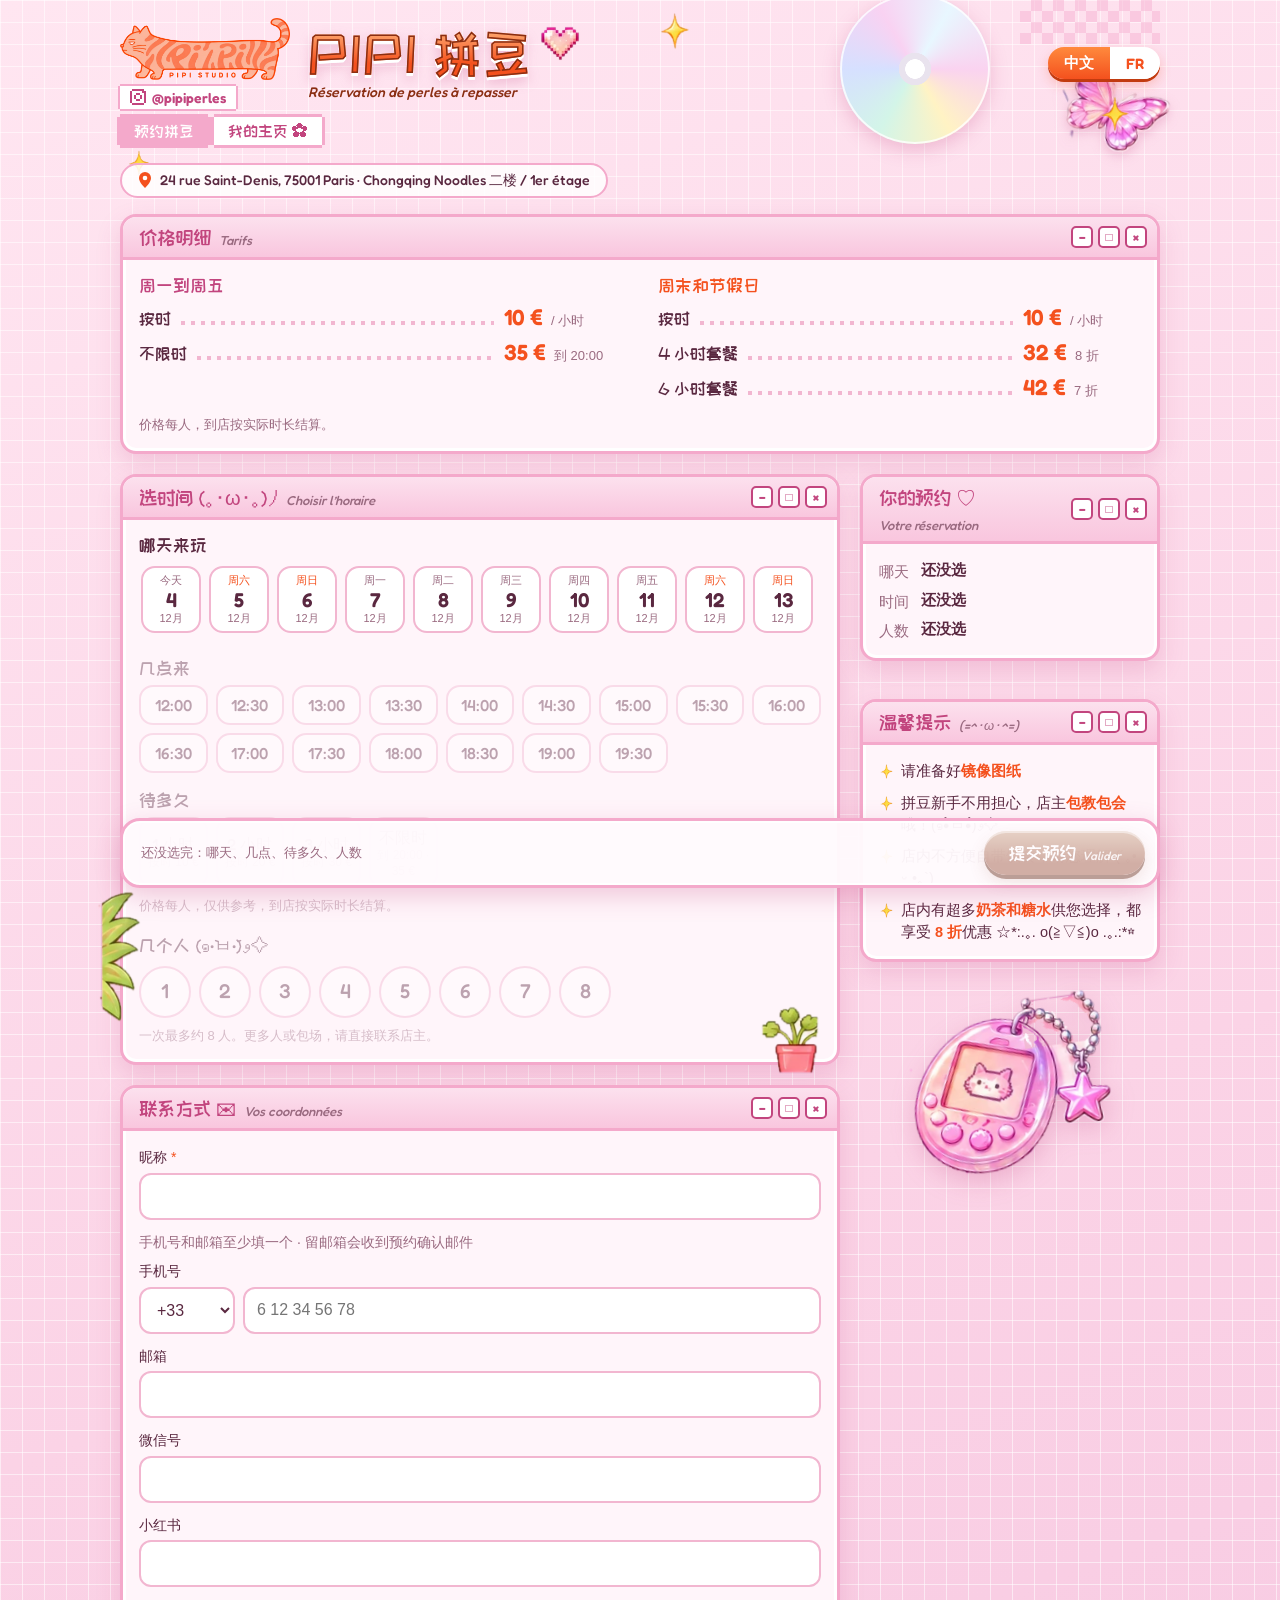
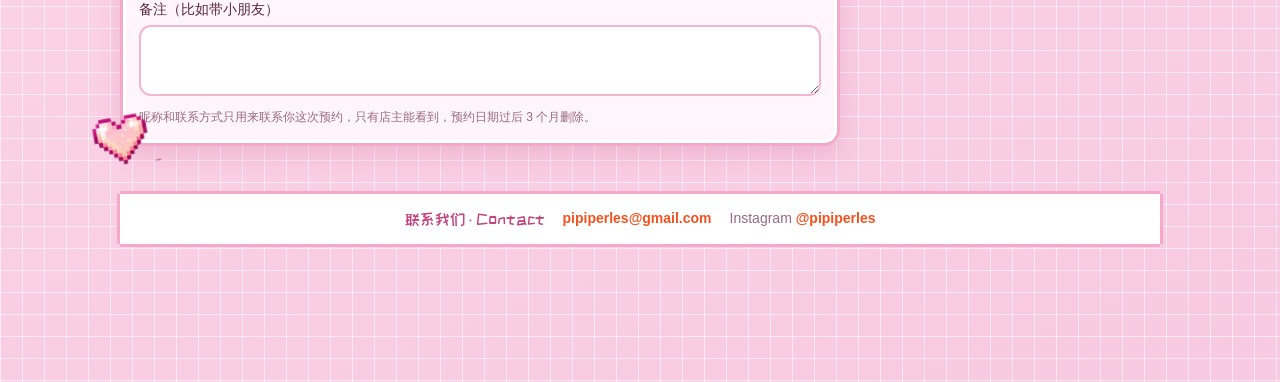
<file: index.html>
<!doctype html>
<html lang="zh-CN">
<head>
<meta charset="utf-8">
<meta name="viewport" content="width=device-width, initial-scale=1, viewport-fit=cover">
<title>PiPi 拼豆预约</title>
<meta name="format-detection" content="telephone=no, address=no, email=no, date=no">
<meta name="description" content="PiPi 拼豆 · Paris 1er · 在线预约 / Réservation en ligne">
<link rel="stylesheet" href="https://fonts.googleapis.com/css2?family=Fredoka:wght@400;500;600&family=ZCOOL+KuaiLe&display=swap">
<link rel="stylesheet" href="booking.css?v=20261124a">
</head>
<body>
<div class="wrap">
  <!-- 装饰 -->
  <div class="deco cd" aria-hidden="true"></div>
  <div class="deco checker hide-sm" style="right:0;top:0" aria-hidden="true"></div>
  <img class="deco butterfly" src="img/butterfly.png" alt="" aria-hidden="true">
  <img class="deco" src="img/heart-pink.png" alt="" aria-hidden="true" style="width:40px;left:min(46%,420px);top:26px">
  <img class="deco" src="img/star-gold.png" alt="" aria-hidden="true" style="width:30px;left:min(58%,540px);top:12px">
  <img class="deco hide-sm" src="img/sparkle.png" alt="" aria-hidden="true" style="width:30px;right:30px;top:96px">
  <img class="deco hide-sm" src="img/sparkle.png" alt="" aria-hidden="true" style="width:22px;left:8px;top:150px">

  <header class="top">
    <div class="brand"><img class="logo" src="pipi-logo.png" alt="PiPi Studio" width="660" height="240"><a class="ins" href="https://www.instagram.com/pipiperles/" target="_blank" rel="noopener" aria-label="Instagram @pipiperles"><svg width="16" height="16" viewBox="0 0 8 8" shape-rendering="crispEdges" aria-hidden="true"><path fill="currentColor" d="M1 0h6v1H1zM0 1h1v6H0zM7 1h1v6H7zM1 7h6v1H1zM3 2h2v1H3zM2 3h1v2H2zM5 3h1v2H5zM3 5h2v1H3zM6 1h1v1H6z"/></svg>@pipiperles</a></div>
    <div class="title"><h1 id="t-title"></h1><p id="t-sub"></p></div>
    <div class="lang"><button data-lang="zh">中文</button><button data-lang="fr">FR</button></div>
  </header>
  <nav class="pnav" style="display:flex;gap:6px"><a style="color:#C2457E;text-decoration:none" href="./" aria-current="page" id="nav-book"></a><a style="color:#C2457E;text-decoration:none" href="draw.html" id="nav-album"></a></nav>
  <div class="addr"><svg width="14" height="18" viewBox="0 0 14 18" aria-hidden="true"><path d="M7 1a6 6 0 0 0-6 6c0 4.5 6 10 6 10s6-5.5 6-10a6 6 0 0 0-6-6z" fill="#F4511E"/><circle cx="7" cy="7" r="2.3" fill="#fff"/></svg><span id="addr"></span></div>

  <section class="win price" id="price"></section>
  <main class="layout" id="main">
    <div>
      <section class="win" id="pick"></section>
      <section class="win" id="contact"></section>
    </div>
    <aside class="side" id="side"></aside>
  </main>
  <footer class="sitefoot"><b>联系我们 · Contact</b><a href="mailto:pipiperles@gmail.com">pipiperles@gmail.com</a><span>Instagram <a href="https://www.instagram.com/pipiperles/" target="_blank" rel="noopener">@pipiperles</a></span></footer>
</div>
<div class="bar" id="bar"></div>

<script src="shared.js?v=20261116h"></script>
<script>
/* 流程：选哪天 → 几点来 → 待多久 → 几个人 → 填联系方式 → 提交
   客人不选座位：系统按人数把座位自动分到店里的桌子上（优先整拨人坐同一张桌） */
const {CONFIG,TABLES,seatIds,ALL_SEATS,ymd,hm,esc,overlap,api}=PIPI;
const T={
 zh:{title:'PIPI 拼豆',prT:'价格明细',prTi:'Tarifs',prWd:'周一到周五',prWe:'周末和节假日',prPer:'每人',
  prRows:{wd:[['按时','10 €','/ 小时'],['不限时','35 €','到 20:00']],we:[['按时','10 €','/ 小时'],['4 小时套餐','32 €','8 折'],['6 小时套餐','42 €','7 折']]},prNote:'价格每人，到店按实际时长结算。',navBook:'预约拼豆',navAlbum:'我的主页 ✿',sub:'Réservation de perles à repasser',
  pickT:'选时间 (｡･ω･｡)ﾉ',pickTi:'Choisir l’horaire',
  s1:'哪天来玩',s2:'几点来',s3:'待多久',s4:'几个人 (๑•̀ㅂ•́)و✧',
  wd:'日一二三四五六',wdp:'周',today:'今天',
  h:'小时',free:'不限时',untilClose:'到 20:00',hourly:'按时 {r} €',p4:'4h 套餐 32 €',p6:'6h 套餐 42 €',freeP:'35 €',
  weekendNote:'周末和节假日没有不限时，4 小时、6 小时有套餐价。',priceNote:'价格每人，仅供参考，到店按实际时长结算。',
  maxNote:'一次最多约 {n} 人。更多人或包场，请直接联系店主。',noRoom:'这个时段约满了，换个时间试试。',
  leftT:'当前时段剩余',leftTi:'Places disponibles',seatU:'座',seatUi:'places',pickFirst:'选好时间后显示',fullW:'约满',
  mineT:'你的预约 ♡',mineTi:'Votre réservation',kDate:'哪天',kTime:'时间',kPpl:'人数',none:'还没选',
  demo:'演示模式：预约只存在这台设备上，不是真的预约。',
  tipsT:'温馨提示',tipsTi:'(=^･ω･^=)',
  tips:['请准备好<b>镜像图纸</b>','拼豆新手不用担心，店主<b>包教包会</b>哦！(๑•̀ㅂ•́)و✧','店内不方便自带饮食，请您理解 (´｡• ᵕ •｡`)','店内有超多<b>奶茶和糖水</b>供您选择，都享受 <b>8 折</b>优惠 ☆*:.｡. o(≧▽≦)o .｡.:*☆'],
  contactT:'联系方式 ✉',contactTi:'Vos coordonnées',
  name:'昵称',phone:'手机号',wechat:'微信号',xhs:'小红书',email:'邮箱',contactHint:'手机号和邮箱至少填一个 · 留邮箱会收到预约确认邮件',note:'备注（比如带小朋友）',
  privacy:'昵称和联系方式只用来联系你这次预约，只有店主能看到，预约日期过后 3 个月删除。',
  notYet:'还没选完：',needDate:'哪天',needTime:'几点',needDur:'待多久',needPpl:'人数',people:'{n} 人',
  submit:'提交预约',submitI:'Valider',sending:'提交中…',
  eName:'请填一个昵称',ePhone:'请填手机号（至少 6 位数字）',eEmail:'邮箱格式不对',eContact:'手机号和邮箱至少填一个',
  eConflict:'刚刚这个时段被别人约满了，请换个时间。',eNet:'没提交成功，请检查网络再试一次。',
  doneT:'约好了！ヽ(✿ﾟ▽ﾟ)ノ',doneP:'要取消可以在「我的主页」里自己取消；要改时间请提前联系店主 (^_-)-☆',shot:'建议截图保存这一页。',again:'再约一次',okT:'预约成功！',meow:'喵~',feed:'喂小猫一条鱼'},
 fr:{title:'PIPIPERLES STUDIO',prT:'Tarifs',prTi:'',prWd:'Lundi – vendredi',prWe:'Week-end et jours fériés',prPer:'par personne',
  prRows:{wd:[['À l’heure','10 €','/ heure'],['Illimité','35 €','jusqu’à 20h']],we:[['À l’heure','10 €','/ heure'],['Forfait 4 h','32 €','-20 %'],['Forfait 6 h','42 €','-30 %']]},prNote:'Prix par personne, réglés sur place selon la durée réelle.',navBook:'Réserver',navAlbum:'Mon espace ✿',sub:'Espace perles à repasser · PiPi',
  pickT:'Horaire',pickTi:'',
  s1:'Date',s2:'Heure d’arrivée',s3:'Durée',s4:'Combien de personnes ?',
  wd:['dim','lun','mar','mer','jeu','ven','sam'],wdp:'',today:'auj.',
  h:'h',free:'Illimité',untilClose:'jusqu’à 20h',hourly:'{r} €',p4:'forfait 32 €',p6:'forfait 42 €',freeP:'35 €',
  weekendNote:'Le week-end et les jours fériés : forfaits 4h et 6h, pas d’illimité.',priceNote:'Prix par personne, indicatifs, réglés sur place selon la durée réelle.',
  maxNote:'{n} personnes maximum. Pour un groupe plus grand ou une privatisation, contactez-nous.',noRoom:'Complet sur ce créneau, essayez un autre horaire.',
  leftT:'Places disponibles',leftTi:'sur ce créneau',seatU:'',seatUi:'places',pickFirst:'après le choix de l’horaire',fullW:'Complet',
  mineT:'Votre réservation',mineTi:'',kDate:'Date',kTime:'Heure',kPpl:'Personnes',none:'—',
  demo:'Mode démo : la réservation reste sur cet appareil, elle n’est pas réelle.',
  tipsT:'Bon à savoir',tipsTi:'(=^･ω･^=)',
  tips:['Préparez votre <b>modèle en miroir</b>','Débutant·e ? Pas de souci, on vous <b>apprend tout</b> ! (๑•̀ㅂ•́)و✧','Merci de ne pas apporter de nourriture ni de boissons (´｡• ᵕ •｡`)','Grand choix de <b>thés au lait et desserts</b>, tous à <b>-20 %</b> ☆*:.｡. o(≧▽≦)o .｡.:*☆'],
  contactT:'Vos coordonnées',contactTi:'',
  name:'Pseudo',phone:'Téléphone',wechat:'WeChat',xhs:'Xiaohongshu',email:'E-mail',contactHint:'Téléphone ou e-mail (au moins l’un des deux) · avec un e-mail, vous recevez une confirmation',note:'Remarque (enfants, etc.)',
  privacy:'Vos coordonnées servent uniquement à vous contacter pour cette réservation. Seule la gérante y a accès ; elles sont supprimées 3 mois après la date réservée.',
  notYet:'À compléter : ',needDate:'date',needTime:'heure',needDur:'durée',needPpl:'personnes',people:'{n} pers.',
  submit:'Réserver',submitI:'',sending:'Envoi…',
  eName:'Indiquez un pseudo',ePhone:'Indiquez un numéro (6 chiffres minimum)',eEmail:'E-mail invalide',eContact:'Indiquez un téléphone ou un e-mail',
  eConflict:'Ce créneau vient d’être complet, choisissez un autre horaire.',eNet:'Échec de l’envoi. Vérifiez la connexion et réessayez.',
  doneT:'C’est réservé ! ヽ(✿ﾟ▽ﾟ)ノ',doneP:'Pour annuler, utilisez « Mon espace ». Pour modifier, prévenez-nous à l’avance.',shot:'Pensez à faire une capture d’écran.',again:'Nouvelle réservation',okT:'Réservé !',meow:'Miaou~',feed:'Donner un poisson au chat'}};

let lang='zh';try{const l=localStorage.getItem('pipi-lang');if(l==='fr'||l==='zh')lang=l;else if(/^fr/i.test(navigator.language))lang='fr'}catch(e){}
const t=(k,v={})=>String(T[lang][k]).replace(/\{(\w+)\}/g,(_,x)=>v[x]);
const st={date:null,start:null,dur:null,n:null,busy:[],form:{code:'+33',phone:'',name:'',wechat:'',xhs:'',email:'',note:''},errors:{},msg:'',sending:false,done:null};

/* ---------- 小装饰 ---------- */
const SPARKLE='<svg class="sparkle" viewBox="0 0 24 24"><path d="M12 1C13 8 16 11 23 12C16 13 13 16 12 23C11 16 8 13 1 12C8 11 11 8 12 1Z" fill="#FFE066" stroke="#F2A900" stroke-width="1.2"/></svg>';
function pixelSVG(rows,pal,size){const w=rows[0].length,h=rows.length;let r='';
  rows.forEach((row,y)=>[...row].forEach((c,x)=>{if(pal[c])r+=`<rect x="${x}" y="${y}" width="1.02" height="1.02" fill="${pal[c]}"/>`}));
  return `<svg viewBox="0 0 ${w} ${h}" width="${size*w}" height="${size*h}" shape-rendering="crispEdges">${r}</svg>`}
const HEART=pixelSVG([".PP.PP.","PWPPPPP","PPPPPPP",".PPPPP.","..PPP..","...P..."],{P:'#F7A1C4',W:'#FFFFFF'},5);
const CAT=pixelSVG([
  "..B........B..",".BOB......BOB.",".BOOB....BOOB.",".BOSOBBBBOSOB.","BOOOSOSSOSOOOB","BOOOOOOOOOOOOB",
  "BOKWOOOOOOKWOB","BOKKOOOOOOKKOB","BOOOOOPPOOOOOB","BWOOOOOOOOOOWB",".BOOOOOOOOOOB.","..BBBBBBBBBB.."],
  {B:'#5B3A29',O:'#F2A65A',S:'#C66A2B',K:'#2B1B12',W:'#FFFFFF',P:'#F48FB1'},5);
function burstPath(){let p='';const n=14;for(let i=0;i<n*2;i++){const a=Math.PI*i/n,r=i%2?0.72:1;p+=(i?'L':'M')+(50+48*r*Math.cos(a)).toFixed(1)+' '+(50+48*r*Math.sin(a)*0.72).toFixed(1)}return p+'Z'}
const BURST=`<svg viewBox="0 6 100 88" preserveAspectRatio="none"><path d="${burstPath()}" fill="#FFD3E6" stroke="#F06BA8" stroke-width="2"/></svg>`;

/* ---------- 计算 ---------- */
/* 法国法定节假日（11 天，复活节相关的按年推算）：和周末同价，没有不限时，用 4h / 6h 套餐 */
function frHolidays(y){const a=y%19,b=Math.floor(y/100),c=y%100,d=b>>2,e=b%4,f=Math.floor((b+8)/25),g=Math.floor((b-f+1)/3),
  h=(19*a+b-d-g+15)%30,i=c>>2,k=c%4,l=(32+2*e+2*i-h-k)%7,m=Math.floor((a+11*h+22*l)/451),n=h+l-7*m+114;
  const easter=o=>ymd(new Date(y,Math.floor(n/31)-1,n%31+1+o,12));
  return ['01-01','05-01','05-08','07-14','08-15','11-01','11-11','12-25'].map(x=>y+'-'+x).concat(easter(1),easter(39),easter(50))}
const isWeekend=ds=>{const d=new Date(ds+'T12:00:00').getDay();return d===0||d===6||frHolidays(+ds.slice(0,4)).includes(ds)};
const nowMin=()=>{const d=new Date();return d.getHours()*60+d.getMinutes()};
const todayStr=()=>ymd(new Date());
const endOf=()=>st.dur==='free'?CONFIG.close:st.start+st.dur;
const ready=()=>st.date&&st.start!=null&&st.dur!=null;
const wdName=d=>lang==='zh'?t('wdp')+T.zh.wd[d.getDay()]:T.fr.wd[d.getDay()];
function takenSet(){const s=new Set();if(!ready())return s;const w={start:st.start,end:endOf()};
  for(const b of st.busy)if(overlap(w,b))b.seats.forEach(x=>s.add(x));return s}
const freeCount=()=>ALL_SEATS.length-takenSet().size;
/* 自动分座：先找一张能坐下整拨人的桌（空位最少的那张），坐不下再从空位多的桌开始拼 */
function assignSeats(n){const tk=takenSet();
  const tabs=TABLES.map(tb=>({free:seatIds(tb).filter(s=>!tk.has(s))})).filter(x=>x.free.length);
  const one=tabs.filter(x=>x.free.length>=n).sort((a,b)=>a.free.length-b.free.length)[0];
  if(one)return one.free.slice(0,n);
  const out=[];tabs.sort((a,b)=>b.free.length-a.free.length).forEach(x=>x.free.forEach(s=>{if(out.length<n)out.push(s)}));
  return out.length===n?out:null}
function durOptions(ds){return isWeekend(ds)
  ?[{v:60,p:t('hourly',{r:10})},{v:120,p:t('hourly',{r:20})},{v:180,p:t('hourly',{r:30})},{v:240,p:t('p4')},{v:360,p:t('p6')}]
  :[{v:60,p:t('hourly',{r:10})},{v:120,p:t('hourly',{r:20})},{v:180,p:t('hourly',{r:30})},{v:'free',p:t('freeP')}]}
async function loadBusy(){try{st.busy=await api.busy(st.date)}catch(e){st.busy=[];st.msg=t('eNet')}clampN();renderPick();renderSide();renderBar()}
function clampN(){if(st.n!=null&&ready()&&st.n>Math.min(freeCount(),CONFIG.maxSeats))st.n=null}

/* ---------- 渲染 ---------- */
const winBar=(title,sub)=>`<div class="win-bar"><h2>${title}${sub?` <i>${sub}</i>`:''}</h2><div class="win-btns" aria-hidden="true"><span>–</span><span>□</span><span>×</span></div></div>`;
/* 价格明细：放在预约界面上面（2026-11-24 小柱定）。改价时记得和 durOptions、00-同步档「现行价格」一起改 */
function renderPrice(){const el=document.getElementById('price'),r=T[lang].prRows;el.hidden=!!st.done;
  const col=(h,rows,c)=>`<div class="pcol ${c}"><h3>${h}</h3><dl>${rows.map(([n,p,x])=>`<div><dt>${n}</dt><i aria-hidden="true"></i><dd><b>${p}</b><small>${x}</small></dd></div>`).join('')}</dl></div>`;
  el.innerHTML=winBar(t('prT'),t('prTi'))+`<div class="win-body"><div class="pcols">${col(t('prWd'),r.wd,'wd')}${col(t('prWe'),r.we,'we')}</div><p class="note">${t('prNote')}</p></div>`}
function renderPick(){
  const days=[];for(let i=0;i<CONFIG.daysAhead;i++){const d=new Date();d.setDate(d.getDate()+i);days.push(d)}
  const ds=st.date,times=[];for(let m=CONFIG.open;m<CONFIG.close;m+=CONFIG.step)times.push(m);
  const past=m=>ds===todayStr()&&m<=nowMin();
  const free=ready()?freeCount():0,max=Math.min(free,CONFIG.maxSeats);
  document.getElementById('pick').innerHTML=winBar(t('pickT'),t('pickTi'))+`<img class="palm" src="img/palm.png" alt="" aria-hidden="true"><img class="plant" src="img/plant.png" alt="" aria-hidden="true"><div class="win-body">
   <div class="q"><h3>${t('s1')}</h3><div class="days">${days.map((d,i)=>{const v=ymd(d);
     return `<button class="day ${isWeekend(v)?'we':''} ${v===ds?'on':''}" data-date="${v}"><small>${i===0?t('today'):wdName(d)}</small><b>${d.getDate()}</b><small>${lang==='zh'?(d.getMonth()+1)+'月':['janv.','févr.','mars','avr.','mai','juin','juil.','août','sept.','oct.','nov.','déc.'][d.getMonth()]}</small></button>`}).join('')}</div></div>
   <div class="q ${ds?'':'off'}"><h3>${t('s2')}</h3><div class="grid">${times.map(m=>`<button class="opt ${m===st.start?'on':''}" data-start="${m}" ${!ds||past(m)?'disabled':''}>${hm(m)}</button>`).join('')}</div></div>
   <div class="q ${ds&&st.start!=null?'':'off'}"><h3>${t('s3')}</h3><div class="grid">${(ds?durOptions(ds):durOptions(todayStr())).map(o=>{const over=o.v!=='free'&&st.start!=null&&st.start+o.v>CONFIG.close;
     return `<button class="opt ${o.v===st.dur?'on':''}" data-dur="${o.v}" ${over||st.start==null?'disabled':''}>${o.v==='free'?t('free'):(o.v/60)+' '+t('h')}<small>${o.v==='free'?t('untilClose')+' · ':''}${o.p}</small></button>`}).join('')}</div>
     <p class="note">${ds&&isWeekend(ds)?t('weekendNote')+' ':''}${t('priceNote')}</p></div>
   <div class="q ${ready()?'':'off'}"><h3>${t('s4')}</h3>
     ${ready()&&!free?`<p class="err">${t('noRoom')}</p>`:`<div class="ppl">${Array.from({length:CONFIG.maxSeats},(_,i)=>i+1).map(n=>`<button class="opt ${n===st.n?'on':''}" data-n="${n}" ${!ready()||n>max?'disabled':''}>${n}</button>`).join('')}</div>
     <p class="note">${t('maxNote',{n:CONFIG.maxSeats})}</p>`}
     ${st.msg?`<p class="err">${esc(st.msg)}</p>`:''}</div>
  </div>`;
}
function renderSide(){
  const r=ready();
  let when=t('none');
  if(st.date){const d=new Date(st.date+'T12:00:00');when=`${d.getMonth()+1}/${d.getDate()} ${wdName(d)}`}
  document.getElementById('side').innerHTML=`
  <section class="win mine">${winBar(t('mineT'),t('mineTi'))}<div class="win-body"><dl>
    <dt>${t('kDate')}</dt><dd>${when}</dd>
    <dt>${t('kTime')}</dt><dd>${r?hm(st.start)+'–'+hm(endOf()):st.start!=null?hm(st.start):t('none')}</dd>
    <dt>${t('kPpl')}</dt><dd>${st.n?t('people',{n:st.n}):t('none')}</dd></dl></div></section>
  <section class="win tips">${winBar(t('tipsT'),t('tipsTi'))}<div class="win-body"><ul>${T[lang].tips.map(x=>`<li>${x}</li>`).join('')}</ul></div></section>
  ${api.live?'':`<div class="sticky"><img class="pixcat" src="img/pixelcat.png" alt="" aria-hidden="true">${t('demo')}${lang==='zh'?`<i>${T.fr.demo}</i>`:''}</div>`}
  <img class="tama" src="img/tamagotchi.png" alt="" aria-hidden="true">`;
}
function renderContact(){const f=st.form,e=st.errors;
  document.getElementById('contact').innerHTML=winBar(t('contactT'),t('contactTi'))+`<img class="heart-big" src="img/heart-big.png" alt="" aria-hidden="true"><div class="win-body">
  <label class="field"><span>${t('name')} <em>*</em></span><input type="text" id="f-name" autocomplete="name" maxlength="60" value="${esc(f.name)}">${e.name?`<span class="err">${t('eName')}</span>`:''}</label>
  <p class="contact-hint${e.contact?' bad':''}">${e.contact?t('eContact'):t('contactHint')}</p>
  <div class="field"><span>${t('phone')}</span><div class="phone">
    <select id="f-code" aria-label="code">${['+33','+86','+852','+886','+44','+49','+39','+34','+32','+41','+1'].map(c=>`<option ${c===f.code?'selected':''}>${c}</option>`).join('')}</select>
    <input type="tel" id="f-phone" autocomplete="tel-national" inputmode="tel" maxlength="20" placeholder="6 12 34 56 78" value="${esc(f.phone)}"></div>${e.phone?`<span class="err">${t('ePhone')}</span>`:''}</div>
  <label class="field"><span>${t('email')}</span><input type="email" id="f-email" autocomplete="email" maxlength="120" value="${esc(f.email)}">${e.email?`<span class="err">${t('eEmail')}</span>`:''}</label>
  <label class="field"><span>${t('wechat')}</span><input type="text" id="f-wechat" maxlength="60" value="${esc(f.wechat)}"></label>
  <label class="field"><span>${t('xhs')}</span><input type="text" id="f-xhs" maxlength="60" value="${esc(f.xhs)}"></label>
  <label class="field"><span>${t('note')}</span><textarea id="f-note" rows="2" maxlength="500">${esc(f.note)}</textarea></label>
  <p class="privacy">${t('privacy')}</p></div>`;
}
function renderBar(){
  const miss=[];if(!st.date)miss.push(t('needDate'));if(st.start==null)miss.push(t('needTime'));if(st.dur==null)miss.push(t('needDur'));if(!st.n)miss.push(t('needPpl'));
  let sum;
  if(miss.length)sum=`${t('notYet')}${miss.join(lang==='zh'?'、':', ')}`;
  else{const d=new Date(st.date+'T12:00:00');sum=`<b>${d.getMonth()+1}/${d.getDate()} ${wdName(d)} · ${hm(st.start)}–${hm(endOf())} · ${t('people',{n:st.n})}</b>PiPi Studio`}
  document.getElementById('bar').innerHTML=`<div class="in"><div class="sum">${sum}</div><button class="go" id="submit" ${miss.length||st.sending?'disabled':''}>${st.sending?t('sending'):t('submit')}${t('submitI')&&!st.sending?`<i>${t('submitI')}</i>`:''}</button></div>`;
}
/* 像素狸花猫（原创；画法参考小柱给的像素猫：正面坐姿、胡须伸出脸外、竖条眼、深色描边）
   16×18 格，两帧（闭嘴 / 张嘴），只差第 8–10 行。O 描边/胡须 D 条纹 M 毛色 L 浅毛 W 白 K 眼 P 粉 R 嘴里 */
const CAT_PAL={O:'#3B2C2A',D:'#5A4836',M:'#8E7A62',L:'#B4A084',W:'#EADBC0',K:'#2B211C',P:'#E07A8E',R:'#A63E55'};
const CAT_TOP=['..O..........O..','..OO........OO..','..OPO......OPO..','..OPMOOOOOOMPO..','..OMMDMDDMDMMO..','..OMMMMMMMMMMO..','.OOMKMMMMMMKMOO.','OOOMKMWPPWMKMOOO'];
const CAT_SHUT=['.OOMMWWOOWWMMOO.','..OMMWWWWWWMMO..','...OOMWWWWMOO...'];
const CAT_OPEN=['.OOMMWOOOOWMMOO.','..OMMWORROWMMO..','...OOMWOOWMOO...'];
const CAT_BODY=['...OMWWWWWWMO...','..OMDMWWWWMDMO..','..OMMDWWWWDMMO..','..ODMMLWWLMMDO.O','..OMMMMLLMMMMOMO','..OWWOMMMMOWWMMO','...OOOOOOOOOOOO.'];
const catRects=(rows,y0)=>rows.map((r,y)=>[...r].map((c,x)=>CAT_PAL[c]?`<rect x="${x}" y="${y+y0}" width="1.02" height="1.02" fill="${CAT_PAL[c]}"/>`:'').join('')).join('');
const pixelCat=()=>`<svg class="pixcat-svg" viewBox="0 0 16 18" shape-rendering="crispEdges" role="img" aria-label="cat">
  ${catRects(CAT_TOP,0)}${catRects(CAT_BODY,11)}<g class="shut">${catRects(CAT_SHUT,8)}</g><g class="open">${catRects(CAT_OPEN,8)}</g></svg>`;
/* 点小猫 → 从上面掉下一条像素小鱼 → 猫张嘴吃两口 → 吃完才冒一颗像素爱心。不点就什么都不出现，可以一直点 */
const FISH_PAL={O:'#3B2C2A',F:'#5FA8D3',f:'#A9DDF2',K:'#2B211C'};
const FISH=['..OOOO..OO','.OffFFOOFO','OKfFFFFFO.','.OFFFFOOFO','..OOOO..OO'];
const FHEART_PAL={O:'#3B2C2A',H:'#E8504A',h:'#FFB36B'};
const FHEART=['.OO.OO.','OhHOHHO','OHHHHHO','.OHHHO.','..OHO..','...O...'];
const pix=(rows,pal,cls)=>`<svg class="${cls}" viewBox="0 0 ${rows[0].length} ${rows.length}" shape-rendering="crispEdges" aria-hidden="true">${
  rows.map((r,y)=>[...r].map((c,x)=>pal[c]?`<rect x="${x}" y="${y}" width="1.02" height="1.02" fill="${pal[c]}"/>`:'').join('')).join('')}</svg>`;
function feedCat(cat){
  const svg=cat.querySelector('.pixcat-svg'),still=matchMedia('(prefers-reduced-motion: reduce)').matches;
  cat.querySelector('.meow-bubble')?.remove();
  const add=html=>{const d=document.createElement('div');d.innerHTML=html;const n=d.firstElementChild;cat.appendChild(n);return n};
  const chomp=()=>{const on=[0,250,400],off=[200,350,600];on.forEach(ms=>setTimeout(()=>svg.classList.add('eating'),ms));off.forEach(ms=>setTimeout(()=>svg.classList.remove('eating'),ms))};
  const heart=()=>{const h=add(pix(FHEART,FHEART_PAL,'pix-heart'));
    if(!still)h.animate([{transform:'translateY(0)',opacity:1},{transform:'translateY(-26px)',opacity:1,offset:.7},{transform:'translateY(-32px)',opacity:0}],{duration:900,easing:'steps(6)',fill:'forwards'});
    setTimeout(()=>h.remove(),900)};
  if(still){chomp();setTimeout(heart,750);return}
  const f=add(pix(FISH,FISH_PAL,'pix-fish'));
  f.animate([{transform:'translateY(-64px) rotate(-12deg)'},{transform:'translateY(-30px) rotate(10deg)',offset:.5},{transform:'translateY(0) rotate(0)'}],{duration:480,easing:'steps(8)',fill:'forwards'});
  setTimeout(()=>{f.remove();chomp();setTimeout(heart,750)},480);
}
function renderDone(){const b=st.done,d=new Date(b.date+'T12:00:00');
  document.getElementById('bar').innerHTML='';
  document.getElementById('main').innerHTML=`<section class="win" style="grid-column:1/-1">${winBar(t('doneT'),'')}<div class="win-body done">
    <img class="logo-big" src="pipi-logo.png" alt="" width="660" height="240">
    <div class="meow-row"><button type="button" class="meow-cat" aria-label="${t('feed')}" title="${t('feed')}">${pixelCat()}<span class="meow-bubble" aria-hidden="true">${t('meow')}</span></button><h2>${t('okT')}</h2></div>
    <dl><dt>${t('kDate')}</dt><dd>${d.getMonth()+1}/${d.getDate()} ${wdName(d)}</dd><dt>${t('kTime')}</dt><dd>${hm(b.start)}–${hm(b.end)}</dd>
    <dt>${t('kPpl')}</dt><dd>${t('people',{n:b.seats.length})}</dd><dt>${t('name')}</dt><dd>${esc(b.name)}</dd></dl>
    <p>${t('doneP')}</p><p class="note">${CONFIG.address}<br>${t('shot')}</p>
    <p><button class="btn2" id="again">${t('again')}</button></p></div></section>`;
}
function renderAll(){document.documentElement.lang=lang==='zh'?'zh-CN':'fr';
  document.getElementById('t-title').textContent=t('title');document.getElementById('nav-book').textContent=t('navBook');document.getElementById('nav-album').textContent=t('navAlbum');document.getElementById('t-sub').textContent=t('sub');
  document.getElementById('addr').textContent=CONFIG.address;
  document.querySelectorAll('.lang button').forEach(b=>b.setAttribute('aria-pressed',b.dataset.lang===lang));
  renderPrice();
  if(st.done){renderDone();return}
  renderPick();renderSide();renderContact();renderBar()}
const rerender=()=>{clampN();renderPick();renderSide();renderBar()};

/* ---------- 交互 ---------- */
document.addEventListener('click',e=>{const el=e.target.closest('button');if(!el||el.disabled)return;
  if(el.classList.contains('meow-cat')){feedCat(el);return}
  if(el.dataset.lang){lang=el.dataset.lang;try{localStorage.setItem('pipi-lang',lang)}catch(x){}renderAll();return}
  if(el.dataset.date){st.date=el.dataset.date;st.msg='';if(st.start!=null&&st.date===todayStr()&&st.start<=nowMin())st.start=null;
    if(st.dur==='free'&&isWeekend(st.date)||[240,360].includes(st.dur)&&!isWeekend(st.date))st.dur=null;rerender();loadBusy();return}
  if(el.dataset.start){st.start=+el.dataset.start;st.msg='';if(st.dur!=null&&st.dur!=='free'&&st.start+st.dur>CONFIG.close)st.dur=null;rerender();return}
  if(el.dataset.dur){st.dur=el.dataset.dur==='free'?'free':+el.dataset.dur;st.msg='';rerender();return}
  if(el.dataset.n){st.n=+el.dataset.n;rerender();return}
  if(el.id==='submit'){submit();return}
  if(el.id==='again'){location.reload()}
});
document.addEventListener('input',e=>{const id=e.target.id;if(!id||!id.startsWith('f-'))return;st.form[id.slice(2)]=e.target.value});

async function submit(){const f=st.form,er={};
  if(!f.name.trim())er.name=1;
  const pd=f.phone.replace(/\D/g,'').length,em=f.email.trim();
  if(!pd&&!em)er.contact=1;                                   // 手机号和邮箱至少一个
  if(pd&&pd<6)er.phone=1;
  if(em&&!/^[^@\s]+@[^@\s]+\.[^@\s]+$/.test(em))er.email=1;
  st.errors=er;if(Object.keys(er).length){renderContact();document.getElementById('contact').scrollIntoView({behavior:'smooth'});return}
  st.sending=true;renderBar();
  const base={date:st.date,start:st.start,end:endOf(),
    plan:st.dur==='free'?'free':(isWeekend(st.date)&&st.dur===240?'p4':isWeekend(st.date)&&st.dur===360?'p6':'hour'),
    people:st.n,name:f.name.trim(),phone:f.phone.trim()?f.code+' '+f.phone.trim():'',wechat:f.wechat.trim(),xhs:f.xhs.trim(),email:f.email.trim(),note:f.note.trim(),lang};
  try{
    for(let attempt=0;attempt<2;attempt++){   // 座位被别人刚抢走：刷新一次重新分座再试
      const seats=assignSeats(st.n);
      if(!seats)break;
      const r=await api.create({...base,seats});
      if(r.ok){try{localStorage.setItem('pipi-me',JSON.stringify({name:f.name.trim(),code:f.code,phone:f.phone.trim(),email:f.email.trim()}))}catch(x){}   // 记住联系方式，「我的主页」直接显示预约
        st.done={...base,seats:r.seats||seats};st.sending=false;renderAll();window.scrollTo(0,0);return}
      st.busy=await api.busy(st.date);
    }
    st.sending=false;st.msg=t('eConflict');clampN();renderPick();renderSide();renderBar();document.getElementById('pick').scrollIntoView({behavior:'smooth'});
  }catch(x){st.sending=false;st.msg=t('eNet');renderPick();renderBar()}
}
renderAll();
</script>
</body>
</html>
</file>
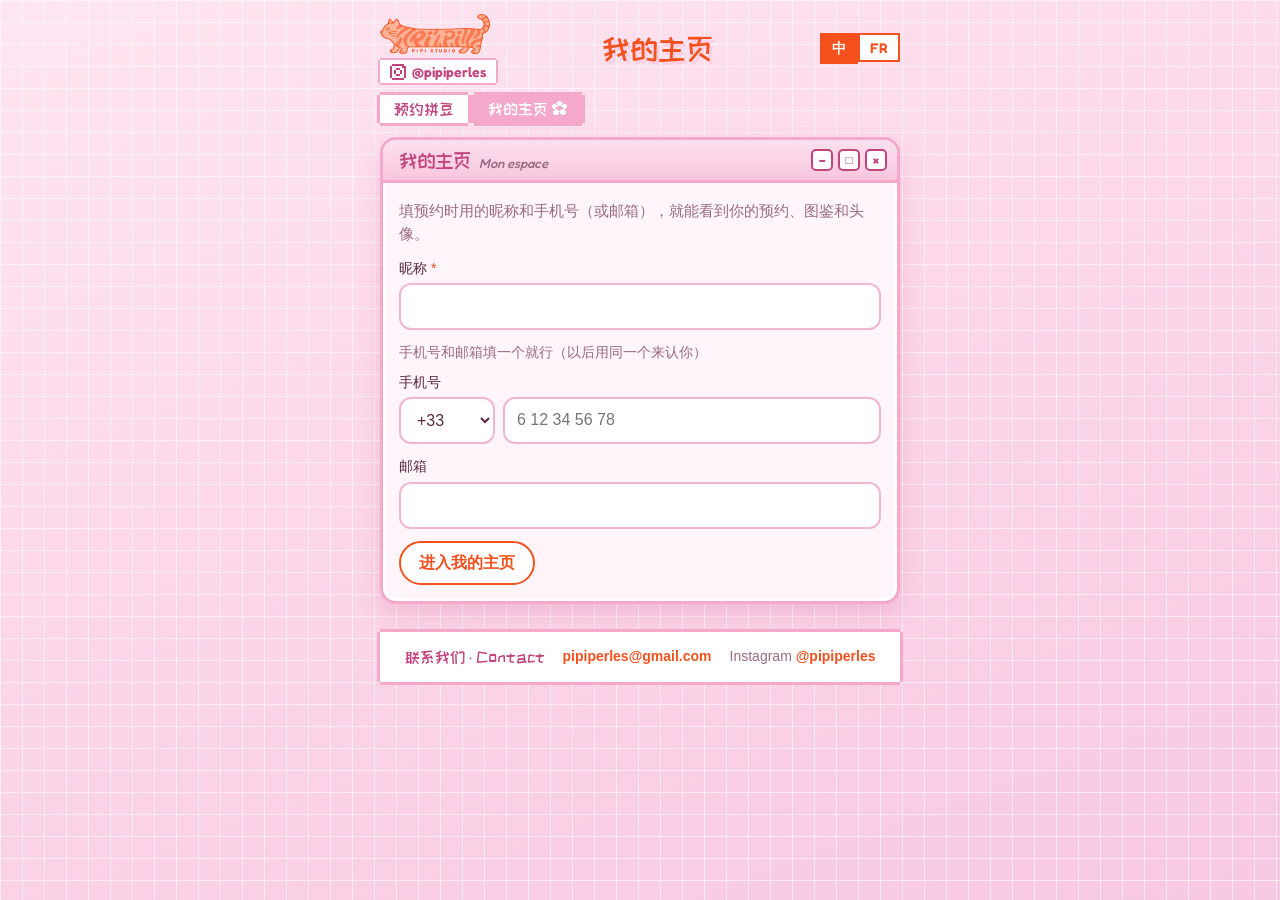
<file: draw.html>
<!doctype html>
<html lang="zh-CN">
<head>
<meta charset="utf-8">
<meta name="viewport" content="width=device-width,initial-scale=1,viewport-fit=cover">
<meta name="format-detection" content="telephone=no, address=no, email=no, date=no">
<title>PiPi 抽签</title>
<link rel="icon" href="pipi-logo.png">
<link rel="preconnect" href="https://fonts.googleapis.com">
<link rel="stylesheet" href="https://fonts.googleapis.com/css2?family=Fredoka:wght@400;500;600&family=ZCOOL+KuaiLe&display=swap">
<link rel="stylesheet" href="booking.css?v=20261117a">
<style>
/* 抽签页：沿用预约页的粉色 Y2K 外观，动物和弹窗是像素风 */
.dwrap{max-width:520px;margin:0 auto;padding-top:14px}
.dhead{display:flex;align-items:center;justify-content:space-between;gap:10px;margin-bottom:12px}
.dhead img{width:110px;height:auto}
.dhead h1{margin:0;font:400 30px var(--f-head);color:var(--orange2);text-shadow:3px 3px 0 #FFD0E3}
.lang2 button{border:2px solid var(--orange2);background:#fff;color:var(--orange2);font:600 14px var(--f-num);padding:4px 10px;cursor:pointer}
.lang2 button[aria-pressed="true"]{background:var(--orange2);color:#fff}
.dnote{margin:0 0 12px;color:var(--muted);font-size:15px}
.or{margin:2px 0 8px;font-size:14px;color:var(--muted)}
.dbtns{display:flex;gap:10px;flex-wrap:wrap;margin-top:6px}
.dbtns .go{flex:1}
.msg{margin:10px 0 0;color:var(--orange2);font-weight:600}
/* 抽到的那一刻 */
.stage{text-align:center;padding:6px 0 4px}
.bush{display:block;margin:6px auto 0;image-rendering:pixelated;animation:shake .5s steps(2) 3}
.got{display:none}
.got svg{display:block;margin:0 auto;image-rendering:pixelated;animation:popout .5s steps(5) both}
.got h3{margin:12px 0 2px;font:400 26px var(--f-head);color:var(--orange2);text-shadow:3px 3px 0 #FFD0E3}
.got p{margin:2px 0;color:var(--ink)}
.extra{display:inline-block;margin-top:8px;padding:4px 12px;background:#FFF2B3;color:#8A5A00;font-weight:600;
  box-shadow:0 -3px 0 #F2A900,0 3px 0 #F2A900,-3px 0 0 #F2A900,3px 0 0 #F2A900}
@keyframes shake{0%{transform:translateX(-3px)}50%{transform:translateX(3px)}}
@keyframes popout{0%{transform:translateY(30px) scale(.4);opacity:0}70%{transform:translateY(-6px) scale(1.08);opacity:1}100%{transform:none;opacity:1}}
/* 图鉴 */
.album{display:grid;grid-template-columns:repeat(5,1fr);gap:8px;margin-top:6px}
.slot{aspect-ratio:1;background:#fff;display:grid;place-items:center;padding:4px;box-shadow:0 0 0 2px var(--line)}
.slot svg{max-width:100%;max-height:100%;image-rendering:pixelated}
.slot.no svg{opacity:.9}
.count{margin:10px 0 0;text-align:center;color:var(--muted)}
.count b{color:var(--orange2);font:600 20px var(--f-num)}
/* 弹窗（与集卡预览同款） */
.pop{position:fixed;inset:0;display:grid;place-items:center;padding:16px;background:rgba(90,40,64,.28);z-index:20}
.pop[hidden]{display:none}
.pwin{width:min(340px,100%);background:#FFF5FA;animation:pop-in .4s steps(4) both;box-shadow:0 -3px 0 #C2457E,0 3px 0 #C2457E,-3px 0 0 #C2457E,3px 0 0 #C2457E,9px 9px 0 #F4A9CB}
.pbar{display:flex;align-items:center;gap:8px;padding:6px 8px 6px 12px;background:repeating-linear-gradient(90deg,#F9C6DE 0 6px,#FBD3E6 6px 12px);border-bottom:3px solid #C2457E}
.pbar b{flex:1;font:600 15px var(--f-num);color:#C2457E}
.pbtns{display:flex;gap:4px}.pbtns i{width:18px;height:18px;background:#fff;box-shadow:0 0 0 2px #C2457E;display:grid;place-items:center;font:700 11px/1 var(--f-num);font-style:normal;color:#C2457E}
.pbody{position:relative;padding:20px 18px 18px;text-align:center}
.pheart{animation:hop .6s steps(2) .4s infinite;image-rendering:pixelated}
.pbody h3{margin:10px 0 4px;font:400 30px/1.2 var(--f-head);color:var(--orange2);text-shadow:3px 3px 0 #FFD0E3}
.pbody p{margin:0 0 16px;color:var(--muted);font-size:15px;line-height:1.6}
.pgo{border:0;padding:10px 26px;cursor:pointer;font:400 19px var(--f-head);color:#fff;background:linear-gradient(180deg,#FFA060,#F4511E 75%);
  box-shadow:0 -3px 0 #B8360C,0 3px 0 #B8360C,-3px 0 0 #B8360C,3px 0 0 #B8360C,0 6px 0 #B8360C,inset 0 3px 0 rgba(255,255,255,.45)}
.fpop{position:fixed;left:50%;top:18%;width:min(300px,92vw);transform:translateX(-50%);background:#F3F8E4;z-index:21;
  box-shadow:0 -3px 0 #2F5A2A,0 3px 0 #2F5A2A,-3px 0 0 #2F5A2A,3px 0 0 #2F5A2A,6px 6px 0 #8B5A2B,9px 9px 0 #A9D46A}
.fpop[hidden]{display:none}
.fbar{display:flex;align-items:center;gap:8px;padding:5px 8px 5px 10px;background:repeating-linear-gradient(90deg,#6BAA4A 0 6px,#7DBB55 6px 12px);border-bottom:3px solid #2F5A2A}
.fbar b{flex:1;font:600 14px var(--f-num);color:#F3F8E4;text-shadow:2px 2px 0 #2F5A2A}
.fbar button{width:18px;height:18px;padding:0;border:0;background:#F3F8E4;box-shadow:0 0 0 2px #2F5A2A;font:700 11px/1 var(--f-num);color:#2F5A2A;cursor:pointer}
.fbody{position:relative;padding:14px 14px 0;text-align:center;overflow:hidden}
.fbody .tree{position:absolute;bottom:9px;image-rendering:pixelated}.fbody .tree.l{left:6px}.fbody .tree.r{right:6px}.fbody .shroom{position:absolute;bottom:9px;left:44px;image-rendering:pixelated}
.fsay{margin:4px 22px 8px;font:400 20px/1.45 var(--f-head);color:#2F5A2A}.fsay.fr{font:600 16px/1.5 var(--f-num)}
.fsay small{display:block;margin-top:4px;font:400 15px var(--f-head);color:#6B8F4E}
.grass{height:12px;margin:0 -14px;background:linear-gradient(90deg,transparent 0 3px,#6BAA4A 3px 6px,transparent 6px 12px,#3E7A3A 12px 15px,transparent 15px 18px) 0 0/18px 3px repeat-x,linear-gradient(#6BAA4A,#6BAA4A) 0 3px/100% 9px no-repeat}
.road{position:fixed;left:0;right:0;bottom:24px;height:100px;overflow:hidden;pointer-events:none;z-index:19}
.road[hidden]{display:none}
.parade{position:absolute;bottom:0;left:0;display:flex;align-items:flex-end;gap:10px}
.parade .w{position:relative;animation:bob .36s steps(1) infinite}.parade .w:nth-child(odd){animation-delay:-.18s}
.parade .w svg{display:block;image-rendering:pixelated}.parade .w svg+svg{position:absolute;left:0;bottom:0;opacity:0}
.parade .w.f2 svg{opacity:0}.parade .w.f2 svg+svg{opacity:1}
@keyframes pop-in{0%{transform:scale(.3);opacity:0}70%{transform:scale(1.06);opacity:1}100%{transform:none;opacity:1}}
@keyframes hop{50%{transform:translateY(-4px)}}
@keyframes bob{50%{transform:translateY(-2px)}}
/* 图鉴分区 + 头像 */
.bk{display:flex;align-items:center;justify-content:space-between;gap:10px;padding:10px 0;border-bottom:2px dashed var(--line)}.bk:last-of-type{border-bottom:0}.bk b{font:600 17px var(--f-num)}.bk small{display:block;color:var(--muted)}.bk .bkl{max-width:50%;text-align:right}.bkc.sure{background:var(--orange2);color:#fff}
.barlink{color:inherit;text-decoration:none}.barlink:hover{text-decoration:underline}
.gohome{text-align:center;margin:14px 0 0}.gohome .go{display:inline-block;text-decoration:none;font-size:17px;padding:10px 22px}
.sect .treeic{display:inline-block;vertical-align:-3px;margin-right:6px;image-rendering:pixelated}
.fairy,.spark{position:absolute;left:0;top:0;pointer-events:none;z-index:3}.fairy svg,.spark svg{display:block;image-rendering:pixelated}.fairy svg{opacity:.97}
.pz{margin-bottom:4px}.pzi{display:flex;align-items:center;justify-content:space-between;gap:10px;padding:10px 12px;margin-bottom:8px;background:#FFF2B3;
  box-shadow:0 -3px 0 #F2A900,0 3px 0 #F2A900,-3px 0 0 #F2A900,3px 0 0 #F2A900}
.pzi b{font:600 16px var(--f-num);color:#8A5A00}.pzi small{display:block;color:#9A7A40;font-size:13px}
.pzs{flex:none;font:600 14px var(--f-num);color:#fff;background:var(--orange2);padding:3px 10px}
.pzbtn{flex:none;min-height:44px;max-width:46%;border:0;cursor:pointer;font:600 16px var(--f-num);color:#fff;background:var(--orange2);padding:8px 16px;margin:3px;box-shadow:0 -3px 0 #8A5A00,0 3px 0 #8A5A00,-3px 0 0 #8A5A00,3px 0 0 #8A5A00}
.pzbtn.sure{background:#C2457E;font-size:14px}.pzbtn:disabled{opacity:.6;cursor:default}
.pzmsg{margin:4px 0 8px;font-size:15px;color:#B8360C}.pzmsg.ok{color:#2F7A3A;font-weight:600}
.pzi.used,.pzi.expired{background:#F4F1F2;box-shadow:0 -3px 0 #DDD3D8,0 3px 0 #DDD3D8,-3px 0 0 #DDD3D8,3px 0 0 #DDD3D8}
.pzi.used b,.pzi.expired b{color:#A99AA2;text-decoration:line-through}.pzi.used small,.pzi.expired small{color:#B9AEB3}.pzi.used .pzs,.pzi.expired .pzs{background:#C9BEC4}
.pznote{margin:2px 0 6px;font-size:13px;color:var(--muted)}
.sect{margin:12px 0 6px;font:400 17px var(--f-head);color:var(--win-ink)}.sect.wsect{color:#3E78C4}
.album.winter{grid-template-columns:repeat(6,1fr)}.album.winter .slot{background:#F2F7FF;box-shadow:0 0 0 2px #A9C9EE}
.avrow{display:flex;align-items:center;gap:12px;margin-bottom:4px}.avrow b{display:block;font:400 20px var(--f-head);color:var(--ink)}.avrow small{color:var(--muted)}
.avcur{width:66px;height:66px;flex:none;display:grid;place-items:center;background:#fff;box-shadow:0 0 0 3px var(--win-edge)}.avcur svg{max-width:60px;max-height:60px;image-rendering:pixelated}
.avpick{display:flex;flex-wrap:wrap;gap:8px;margin:4px 0 2px}.avlab{margin:10px 0 0;font-size:13px;color:var(--muted)}.avlab.win2{color:#3E78C4}.avopt.locked{cursor:default;opacity:.8}.avopt{padding:3px;border:0;background:#fff;cursor:pointer;box-shadow:0 0 0 2px var(--line)}.avopt[aria-pressed="true"]{box-shadow:0 0 0 3px var(--orange2)}.avopt svg{display:block;image-rendering:pixelated}
/* 圣诞夜舞台 */
.wstage{position:fixed;left:50%;top:50%;width:min(760px,100vw);height:430px;transform:translate(-50%,-50%);z-index:22;overflow:hidden;background:linear-gradient(#2E3F6E,#5A6FA8 70%,#8FA6D6);box-shadow:0 0 0 3px #2A3550,0 0 0 100vmax rgba(42,53,80,.35)}
.wstage[hidden]{display:none}
.sky i{position:absolute;top:-6px;width:4px;height:4px;background:#fff;animation:snow linear infinite}.sky i:nth-child(3n){width:3px;height:3px;opacity:.8}
@keyframes snow{to{transform:translate(-20px,440px)}}
.sleigh{position:absolute;top:0;left:0;z-index:2;display:flex;align-items:flex-end;gap:2px}.sleigh svg{display:block;image-rendering:pixelated}.sleigh .rope{width:16px;height:3px;background:#F2C14E;margin-bottom:26px}
.sleigh .deer{position:relative;animation:bob .36s steps(1) infinite}.sleigh .deer svg+svg{position:absolute;left:0;bottom:0;opacity:0}.sleigh .deer.f2 svg{opacity:0}.sleigh .deer.f2 svg+svg{opacity:1}
.gifts{position:absolute;inset:0;z-index:1;pointer-events:none}.gifts svg{position:absolute;image-rendering:pixelated}
.ground{position:absolute;left:0;right:0;bottom:0;height:86px;background:#F7FBFF;box-shadow:0 -3px 0 #DDE9F7}
.ground>span{position:absolute;bottom:20px;display:block}.ground svg{display:block;image-rendering:pixelated}.tree-c{left:50%;margin-left:-40px;z-index:2}
.tree-c svg+svg{position:absolute;left:0;bottom:0;opacity:0}.tree-c.f2 svg{opacity:0}.tree-c.f2 svg+svg{opacity:1}
.hop svg{animation:hop .7s steps(2) infinite}.hop.h2 svg{animation-delay:-.35s}
.wpop{position:absolute;left:0;right:0;margin:0 auto;top:150px;width:min(290px,90%);background:#F2F7FF;z-index:3;box-shadow:0 -3px 0 #2A3550,0 3px 0 #2A3550,-3px 0 0 #2A3550,3px 0 0 #2A3550,6px 6px 0 #A9C9EE,9px 9px 0 #FFFFFF}
.wpop[hidden]{display:none}
.wbar{display:flex;align-items:center;gap:8px;padding:5px 8px 5px 10px;background:repeating-linear-gradient(90deg,#A9C9EE 0 6px,#C3DBF5 6px 12px);border-bottom:3px solid #2A3550}
.wbar b{flex:1;font:600 14px var(--f-num);color:#2A3550}.wbar button{width:18px;height:18px;padding:0;border:0;background:#fff;box-shadow:0 0 0 2px #2A3550;font:700 11px/1 var(--f-num);color:#2A3550;cursor:pointer}
.wbody{padding:12px 14px 14px;text-align:center}.wsay{margin:0;font:400 20px/1.45 var(--f-head);color:#2A3550}.wsay.fr{font:600 16px/1.5 var(--f-num)}
.wsay small{display:block;margin-top:6px;font:400 22px/1 -apple-system,"Apple Color Emoji",sans-serif;letter-spacing:1px}
@media (prefers-reduced-motion:reduce){.bush,.got svg,.pwin,.pheart,.parade .w,.sky i,.hop svg{animation:none}}
</style>
</head>
<body>
<div class="dwrap">
  <div class="dhead"><div class="brand"><img src="pipi-logo.png" alt="PiPi Studio" width="660" height="240"><a class="ins" href="https://www.instagram.com/pipiperles/" target="_blank" rel="noopener" aria-label="Instagram @pipiperles"><svg width="16" height="16" viewBox="0 0 8 8" shape-rendering="crispEdges" aria-hidden="true"><path fill="currentColor" d="M1 0h6v1H1zM0 1h1v6H0zM7 1h1v6H7zM1 7h6v1H1zM3 2h2v1H3zM2 3h1v2H2zM5 3h1v2H5zM3 5h2v1H3zM6 1h1v1H6z"/></svg>@pipiperles</a></div><h1 id="t-h1">抽签</h1>
    <div class="lang2"><button data-lang="zh">中</button><button data-lang="fr">FR</button></div></div>
  <nav class="pnav" style="display:flex;gap:6px"><a style="color:#C2457E;text-decoration:none" href="./" id="nav-book"></a><a style="color:#C2457E;text-decoration:none" href="draw.html" id="nav-album"></a></nav>
  <section class="win" id="formWin"></section>
  <section class="win" id="bkWin" hidden style="margin-top:16px"></section>
  <section class="win" id="resWin" hidden style="margin-top:16px"></section>
  <section class="win" id="albWin" hidden style="margin-top:16px"></section>
  <footer class="sitefoot"><b>联系我们 · Contact</b><a href="mailto:pipiperles@gmail.com">pipiperles@gmail.com</a><span>Instagram <a href="https://www.instagram.com/pipiperles/" target="_blank" rel="noopener">@pipiperles</a></span></footer>
</div>

<div class="pop" id="pop" hidden role="dialog" aria-modal="true"><div class="pwin">
  <div class="pbar"><b>PiPi.exe</b><span class="pbtns" aria-hidden="true"><i>_</i><i>□</i><i>×</i></span></div>
  <div class="pbody"><span id="pheart"></span><h3 id="popT"></h3><p id="popP"></p><button class="pgo" id="popOk"></button></div></div></div>
<div class="fpop" id="fpop" hidden role="status"><div class="fbar"><b>forest.exe</b><button type="button" id="fclose" aria-label="close">×</button></div>
  <div class="fbody"><span id="ftrees"></span><p class="fsay" id="fsay"></p><div class="grass"></div></div></div>
<div class="road" id="road" hidden><div class="parade" id="pa"></div></div>
<div class="wstage" id="ws" hidden><div class="sky" id="sky"></div><div class="sleigh" id="sleigh"></div><div class="gifts" id="gifts"></div>
  <div class="ground" id="ground"><span id="g-tree" class="tree-c"></span><span id="g-snow" class="orb"></span><span id="g-bear" class="orb hop"></span><span id="g-ginger" class="orb hop h2"></span></div>
  <div class="wpop" id="wpop" hidden role="status"><div class="wbar"><b>snow.exe</b><button type="button" id="wclose" aria-label="close">×</button></div><div class="wbody"><p class="wsay" id="wsay"></p></div></div></div>

<script src="shared.js?v=20261117a"></script>
<script src="collect/animals.js?v=20261117a"></script>
<script>
const API = (window.PIPI && window.PIPI.CONFIG && window.PIPI.CONFIG.gasUrl) || 'https://script.google.com/macros/s/AKfycbwxnPR1LAy40_WUZL7YsAVqzBc0jaJccSumND8BS-NqEWsoitp0PAgMZLOQSQpcO21BZg/exec';
const code = new URLSearchParams(location.search).get('c') || '';
const A = Object.fromEntries(PIPI_ANIMALS.concat(PIPI_WINTER).map(a => [a.key, a]));
const AV = Object.fromEntries(PIPI_AVATARS.concat(PIPI_DEFAULT_AVATARS).map(a => [a.key, a]));
const WINTER_TO = '2027-02-28';
const T = {
  zh: {navBook: '预约拼豆', navAlbum: '我的主页 ✿', h1: '抽签', fT: code ? '来抽一只小可爱 (｡･ω･｡)ﾉ' : '我的主页', fTi: code ? 'Tirage' : 'Mon espace',
    note: code ? '每个手机号或邮箱每天能抽 1 次，小动物不会重复；也可能直接抽中惊喜礼物或折扣！集满任意 10 样，免费拼豆一次' : '填预约时用的昵称和手机号（或邮箱），就能看到你的预约、图鉴和头像。',
    name: '昵称', phone: '手机号', email: '邮箱', or: '手机号和邮箱填一个就行（以后用同一个来认你）',
    go: '抽一只！', look: '进入我的主页',
    bkT: '我的预约', bkTi: 'Réservations', bkNone: '现在没有待来的预约 (｡･ω･｡) 去「预约拼豆」约一个吧', bkCancel: '取消预约', bkSure: '确定取消？再点一次', bkDone: '已经取消啦，座位已经空出来了', bkLate: '已经开始了，不能在网上取消，请联系店主', bkPpl: n => n + ' 人', bkErr: '取消没成功，请再试一次或联系店主', sending: '抽签中…',
    got: n => `你捉到了「${n}」！`, prizeH: '哇！抽中了惊喜 (≧▽≦)',
    prize: x => ({'免费奶茶': '免费奶茶一杯，第二日即可兑换', '下次半价': '下次拼豆半价 ✿（60 天内有效）', '下次免单': '下次拼豆免单 ✿（60 天内有效）'}[x] || x), nth: n => `这是你的第 ${n} 只`, extra: x => ({'免费奶茶': '还中了：免费奶茶一杯 ✿ 跟店主说一声', '下次半价': '还中了：下次拼豆半价 ✿（60 天内）', '下次免单': '还中了：下次拼豆免单 ✿（60 天内）'}[x] || x),
    albT: '我的图鉴', albTi: 'Album', count: (n) => `已经捉到 <b>${n}</b> 只 · 集满 10 样免费拼豆一次`, reg: '森林居民', goHome: '进入我的主页 ✿ 看预约、换头像',
    pzT: '🎁 我的奖品', pzNote: '到店结账时再点「兑换」，兑换后把这一页给店主看（每张只能用一次，点了不能撤回，截图不算）', pzUse: '兑换', pzSure: '确定兑换？再点一次', pzDoing: '兑换中…', pzAt: d => `${d} 兑换`, pzOK: (n, d) => `兑换成功！${n}（${d}）给店主看一下吧 ✿`, pzE: {USED: '这张已经兑换过啦', EXPIRED: '这张已经过期了', TOO_EARLY: '奶茶要第二日起才能兑换', NET: '兑换没成功，请再试一次或找店主'}, pzName: {'免费奶茶': '免费奶茶一杯', '下次半价': '下次拼豆半价', '下次免单': '下次拼豆免单', '免费拼豆一次': '免费拼豆一次'},
    pzGot: d => `${d} 抽中`, pzUntil: d => `有效至 ${d}`, pzTea: '第二日起可兑换', pzSt: {pending: '待兑', used: '已兑', expired: '已过期'}, win: '❄ 冬日限定', avT: '我的头像', avLock: '集齐冬日限定 6 样，解锁下面 4 款冬日头像', avPick: '点一下换头像', avNone: '还没有头像，从下面挑一个吧', avDef: '头像', avWin: '❄ 冬日头像', avSaved: '头像换好啦 ✿',
    wsay: '搓搓小手<br>迎接冬天的好运啦', wsub: '☃️⸜💙🤍💙⸝☃️',
    e: {CODE: '二维码过期啦，请重新扫一下柜台的码', TODAY: '今天已经抽过啦，明天再来～', ALL: '所有小可爱都捉齐啦，等冬日限定吧 ❄', CONTACT: '请填手机号或邮箱', NAME: '请填昵称（和第一次抽的时候一样）', NET: '网络有点问题，再试一次？'},
    freeT: '免费拼豆一次！', freeP: '已经捉到 10 只小可爱啦 (≧▽≦)<br>不限时 · 下次到店在「我的图鉴」里给店主看', ok: '收下啦 ♡',
    fsay: '喵呜汪~ 吱吱嘎嘎！<br>哼哼啪呜，呱呱噜 ♪', fsub: '欢迎你回到森林'},
  fr: {navBook: 'Réserver', navAlbum: 'Mon espace ✿', h1: 'Tirage', fT: code ? 'Attrape un petit ami (｡･ω･｡)ﾉ' : 'Mon espace', fTi: code ? '抽签' : '我的主页',
    note: code ? 'Un tirage par jour et par téléphone ou e-mail : un petit ami (jamais deux fois le même) ou parfois un cadeau surprise ou une réduction ! Avec 10 trouvailles, une session offerte.' : 'Entrez le pseudo et le téléphone (ou e-mail) de votre réservation pour voir vos réservations, votre album et votre avatar.',
    name: 'Pseudo', phone: 'Téléphone', email: 'E-mail', or: 'Téléphone ou e-mail (le même à chaque fois)',
    go: 'Tirer !', look: 'Ouvrir mon espace',
    bkT: 'Mes réservations', bkTi: '我的预约', bkNone: 'Aucune réservation à venir (｡･ω･｡) Réservez dans « Réserver »', bkCancel: 'Annuler', bkSure: 'Sûr ? Touchez encore', bkDone: 'Réservation annulée, la place est libérée', bkLate: 'Déjà commencée : contactez la gérante pour annuler', bkPpl: n => n + ' pers.', bkErr: 'Annulation impossible, réessayez ou contactez la gérante', sending: 'Tirage…',
    got: n => `Vous avez attrapé : ${n} !`, prizeH: 'Waouh, une surprise ! (≧▽≦)',
    prize: x => ({'免费奶茶': 'Un thé au lait offert, à récupérer dès le lendemain', '下次半价': '-50 % sur la prochaine session ✿ (60 jours)', '下次免单': 'Prochaine session offerte ✿ (60 jours)'}[x] || x), nth: n => `C’est votre n° ${n}`, extra: x => ({'免费奶茶': 'Bonus : un thé au lait offert ✿ dites-le à la gérante', '下次半价': 'Bonus : -50 % sur la prochaine session ✿ (60 jours)', '下次免单': 'Bonus : prochaine session offerte ✿ (60 jours)'}[x] || x),
    albT: 'Mon album', albTi: '图鉴', count: (n) => `<b>${n}</b> trouvailles · 10 = une session offerte`, reg: 'Habitants de la forêt', goHome: 'Ouvrir mon espace ✿ réservations, avatar',
    pzT: '🎁 Mes cadeaux', pzNote: 'En boutique, au moment de payer, touchez « Utiliser » puis montrez cette page à la gérante (une seule fois, sans retour possible, pas de capture d’écran)', pzUse: 'Utiliser', pzSure: 'Sûr ? Touchez encore', pzDoing: 'Un instant…', pzAt: d => `utilisé le ${d}`, pzOK: (n, d) => `C’est validé ! ${n} (${d}) Montrez-le à la gérante ✿`, pzE: {USED: 'Ce cadeau a déjà été utilisé', EXPIRED: 'Ce cadeau a expiré', TOO_EARLY: 'Le thé au lait est à récupérer dès le lendemain', NET: 'Ça n’a pas marché, réessayez ou voyez avec la gérante'}, pzName: {'免费奶茶': 'Un thé au lait offert', '下次半价': '-50 % sur la prochaine session', '下次免单': 'Prochaine session offerte', '免费拼豆一次': 'Une session offerte'},
    pzGot: d => `gagné le ${d}`, pzUntil: d => `valable jusqu’au ${d}`, pzTea: 'à récupérer dès le lendemain', pzSt: {pending: 'À utiliser', used: 'Utilisé', expired: 'Expiré'}, win: '❄ Édition hiver', avT: 'Mon avatar', avLock: 'Complétez l’édition hiver (6) pour débloquer ces 4 avatars', avPick: 'Touchez pour changer', avNone: 'Pas encore d’avatar, choisissez-en un', avDef: 'Avatars', avWin: '❄ Avatars d’hiver', avSaved: 'Avatar changé ✿',
    wsay: 'On se frotte les mains,<br>la chance de l’hiver arrive !', wsub: '☃️⸜💙🤍💙⸝☃️',
    e: {CODE: 'QR code expiré, scannez à nouveau celui du comptoir', TODAY: 'Déjà tiré aujourd’hui, revenez demain～', ALL: 'Vous les avez tous ! Attendez l’édition hiver ❄', CONTACT: 'Indiquez un téléphone ou un e-mail', NAME: 'Indiquez votre pseudo (le même que la première fois)', NET: 'Problème de réseau, réessayez ?'},
    freeT: 'Session offerte !', freeP: '10 petits amis attrapés (≧▽≦)<br>Sans limite de temps · montrez votre album à la gérante', ok: 'Merci ♡',
    fsay: 'Mrrp woofu~ squee quaak!<br>Oinku pawoo, ribbi huff ♪', fsub: 'Bon retour dans la forêt !'}
};
let lang = 'zh'; try { const l = localStorage.getItem('pipi-lang'); if (l === 'fr' || l === 'zh') lang = l; else if (/^fr/i.test(navigator.language)) lang = 'fr'; } catch (e) {}
const t = () => T[lang];
let me = {name: '', code: '+33', phone: '', email: ''}; try { Object.assign(me, JSON.parse(localStorage.getItem('pipi-me') || '{}')); } catch (e) {}
let busy = false, msg = '', last = null;
const esc = s => String(s ?? '').replace(/[&<>"']/g, c => ({'&': '&amp;', '<': '&lt;', '>': '&gt;', '"': '&quot;', "'": '&#39;'}[c]));
const $ = id => document.getElementById(id);
const PX = (rows, pal, cls, u) => `<svg class="${cls || ''}" width="${rows[0].length * u}" viewBox="0 0 ${rows[0].length} ${rows.length}" shape-rendering="crispEdges" aria-hidden="true">${rows.map((r, y) => [...r].map((c, x) => pal[c] ? `<rect x="${x}" y="${y}" width="1.02" height="1.02" fill="${pal[c]}"/>` : '').join('')).join('')}</svg>`;
const shadow = a => PX(a.rows, Object.fromEntries(Object.keys(a.pal).map(k => [k, '#EBD3DF'])), '', 3);
const nameOf = k => A[k] ? (lang === 'fr' ? A[k].fr : A[k].zh) : k;
const bar = (tt, ti) => `<div class="win-bar"><h2>${tt}<i>${ti}</i></h2><div class="win-btns" aria-hidden="true"><span>–</span><span>□</span><span>×</span></div></div>`;

function renderForm() {
  document.documentElement.lang = lang === 'fr' ? 'fr' : 'zh-CN';
  $('t-h1').textContent = code ? t().h1 : t().navAlbum.replace(' ✿', '');
  $('nav-book').textContent = t().navBook; $('nav-album').textContent = t().navAlbum;
  if (!code) $('nav-album').setAttribute('aria-current', 'page');
  document.querySelectorAll('.lang2 button').forEach(b => b.setAttribute('aria-pressed', b.dataset.lang === lang));
  const codes = ['+33', '+86', '+852', '+886', '+44', '+49', '+39', '+34', '+32', '+41', '+1'];
  $('formWin').innerHTML = bar(t().fT, t().fTi) + `<div class="win-body"><p class="dnote">${t().note}</p>
    <label class="field"><span>${t().name} <em>*</em></span><input id="m-name" type="text" maxlength="40" value="${esc(me.name)}" autocomplete="nickname"></label>
    <p class="or">${t().or}</p>
    <div class="field"><span>${t().phone}</span><div class="phone"><select id="m-code" aria-label="code">${codes.map(c => `<option ${c === me.code ? 'selected' : ''}>${c}</option>`).join('')}</select>
      <input id="m-phone" type="tel" inputmode="tel" maxlength="20" placeholder="6 12 34 56 78" value="${esc(me.phone)}"></div></div>
    <label class="field"><span>${t().email}</span><input id="m-email" type="email" maxlength="120" value="${esc(me.email)}" autocomplete="email"></label>
    <div class="dbtns">${code ? `<button class="go" id="drawBtn" ${busy ? 'disabled' : ''}>${busy ? t().sending : t().go}</button>` : ''}<button class="btn2" id="lookBtn">${t().look}</button></div>
    ${msg ? `<p class="msg">${msg}</p>` : ''}</div>`;
}
function readForm() {
  me = {name: $('m-name').value.trim(), code: $('m-code').value, phone: $('m-phone').value.trim(), email: $('m-email').value.trim()};
  try { localStorage.setItem('pipi-me', JSON.stringify(me)); } catch (e) {}
  if (!me.name) return t().e.NAME;
  if (me.phone.replace(/\D/g, '').length < 6 && !/^[^@\s]+@[^@\s]+\.[^@\s]+$/.test(me.email)) return t().e.CONTACT;
  return '';
}
const payload = () => ({name: me.name, phone: me.phone.replace(/\D/g, '').length >= 6 ? me.code + ' ' + me.phone : '', email: me.email});

const TREE_ICON = PX(['..OO..', '.OgGO.', 'OgggGO', '.OggO.', 'OgGggO', 'OOttOO', '..tt..'], {O: '#2F5A2A', g: '#6BAA4A', G: '#A9D46A', t: '#7A4E2D'}, 'treeic', 3);
let myAvatar = '';
/* 没抽到的格子：不露轮廓，只放一个淡淡的像素问号（森林居民粉色、冬日浅蓝） */
const QMARK = ['.OOO.', 'O...O', '....O', '...O.', '..O..', '.....', '..O..'];
const slots = (list, album, col) => list.map(a => album.includes(a.key)
  ? `<div class="slot" title="${esc(nameOf(a.key))}">${PX(a.rows, a.pal, '', 3)}</div>` : `<div class="slot no">${PX(QMARK, {O: col}, '', 4)}</div>`).join('');
let prizesNow = [], pzArm = null, pzBusy = null, pzMsg = null;
const pzKey = z => z.date + '|' + z.prize;
/* 我的奖品：点「兑换」再点一次确认，后台当场记成已兑 */
async function redeemPz(k) {
  if (pzBusy) return;
  if (pzArm !== k) { pzArm = k; pzMsg = null; renderAlbum(albumNow); return; }
  const [date, prize] = k.split('|');
  pzArm = null; pzBusy = k; pzMsg = null; renderAlbum(albumNow);
  try {
    const r = await fetch(API, {method: 'POST', headers: {'Content-Type': 'text/plain;charset=utf-8'}, body: JSON.stringify({action: 'redeem', date, prize, ...payload()})}).then(x => x.json());
    pzMsg = {ok: r.ok, text: r.ok ? t().pzOK(t().pzName[prize] || prize, r.usedAt) : t().pzE[r.error] || t().pzE.NET};
    pzBusy = null; renderAlbum(albumNow, undefined, r.prizes);
  } catch (e) { pzBusy = null; pzMsg = {ok: false, text: t().pzE.NET}; renderAlbum(albumNow); }
}
function renderAlbum(album, avatar, prizes) {
  if (avatar !== undefined) myAvatar = avatar || '';
  if (prizes !== undefined) prizesNow = prizes || [];
  const n = album.length, winterOK = PIPI_WINTER.every(a => album.includes(a.key));
  const showWinter = album.some(k => PIPI_WINTER.some(a => a.key === k)) || new Date().toISOString().slice(0, 10) <= WINTER_TO;
  const cur = AV[myAvatar];
  $('albWin').hidden = false;
  $('albWin').innerHTML = bar(code ? `<a class="barlink" href="draw.html">${t().albT} →</a>` : t().albT, t().albTi) + `<div class="win-body">
    <div class="avrow"><div class="avcur">${cur ? PX(cur.rows, cur.pal, '', 3) : PX(PIPI_ANIMALS[0].rows, Object.fromEntries(Object.keys(PIPI_ANIMALS[0].pal).map(k => [k, '#EBD3DF'])), '', 3)}</div>
      <div><b>${esc(me.name)}</b><small>${cur ? t().avPick : t().avNone}</small></div></div>
    ${n ? `<p class="avlab">${t().avDef}</p><div class="avpick">${PIPI_DEFAULT_AVATARS.map(a => `<button type="button" class="avopt" data-av="${a.key}" aria-pressed="${a.key === myAvatar}" aria-label="${esc(a.zh)}">${PX(a.rows, a.pal, '', 2)}</button>`).join('')}</div>
    <p class="avlab win2">${t().avWin}${winterOK ? '' : ' · ' + t().avLock}</p><div class="avpick">${PIPI_AVATARS.map(a => winterOK
      ? `<button type="button" class="avopt" data-av="${a.key}" aria-pressed="${a.key === myAvatar}">${PX(a.rows, a.pal, '', 2)}</button>`
      : `<span class="avopt locked">${PX(a.rows, Object.fromEntries(Object.keys(a.pal).map(k => [k, k === 'b' || k === 'f' ? '#EEF3F9' : '#C9D3DE'])), '', 2)}</span>`).join('')}</div>` : ''}
    ${prizesNow.length ? `<h4 class="sect pzh">${t().pzT}</h4><div class="pz">${prizesNow.map(z => `<div class="pzi ${z.status}"><div><b>${esc(t().pzName[z.prize] || z.prize)}</b>
      <small>${t().pzGot(esc(z.date))}${z.usedAt ? ' · ' + t().pzAt(esc(z.usedAt)) : ''}${z.status === 'used' ? '' : z.until ? ' · ' + t().pzUntil(esc(z.until)) : (z.prize === '免费奶茶' ? ' · ' + t().pzTea : '')}</small></div>${z.canUse ? `<button type="button" class="pzbtn${pzArm === pzKey(z) ? ' sure' : ''}" data-pz="${esc(pzKey(z))}" ${pzBusy ? 'disabled' : ''}>${pzBusy === pzKey(z) ? t().pzDoing : pzArm === pzKey(z) ? t().pzSure : t().pzUse}</button>`
        : `<span class="pzs">${t().pzSt[z.status]}</span>`}</div>`).join('')}
      ${pzMsg ? `<p class="pzmsg${pzMsg.ok ? ' ok' : ''}" role="status">${esc(pzMsg.text)}</p>` : ''}<p class="pznote">${t().pzNote}</p></div>` : ''}
    <h4 class="sect">${TREE_ICON}${t().reg}</h4><div class="album">${slots(PIPI_ANIMALS, album, '#F2C9DA')}</div>
    ${showWinter ? `<h4 class="sect wsect">${t().win}</h4><div class="album winter">${slots(PIPI_WINTER, album, '#C9DCF2')}</div>` : ''}
    <p class="count">${t().count(n)}</p>${code ? `<p class="gohome"><a class="go" href="draw.html">${t().goHome}</a></p>` : ''}</div>`;
}
async function pickAvatar(av) {
  const prev = myAvatar; myAvatar = av; renderAlbum(albumNow);
  try {
    const r = await fetch(API, {method: 'POST', headers: {'Content-Type': 'text/plain;charset=utf-8'}, body: JSON.stringify({action: 'avatar', avatar: av, ...payload()})}).then(x => x.json());
    if (!r.ok) { myAvatar = prev; renderAlbum(albumNow); }
  } catch (e) { myAvatar = prev; renderAlbum(albumNow); }
}
let albumNow = [];
function renderGot(r) {
  const a = A[r.item];
  $('resWin').hidden = false;
  const bush = PX(['....OOOO....', '..OOggGgOO..', '.OgGggggGgO.', 'OggggGggggGO', 'OgGggggggggO', 'OggggggGgggO', '.OgGgggggGO.', '..OOOOOOOO..'], {O: '#2F5A2A', g: '#6BAA4A', G: '#A9D46A'}, 'bush', 7);
  $('resWin').innerHTML = bar('✿', 'Surprise') + `<div class="win-body stage">${bush}
    <div class="got" id="got">${a ? `${PX(a.rows, a.pal, '', 6)}<h3>${t().got(esc(nameOf(r.item)))}</h3><p>${t().nth(r.nth)}</p>`
      : `${PX(['..y...y..', '...y.y...', '....y....', 'OOOOyOOOO', 'OccyyyccO', 'OyyyyyyyO', 'OccyyyccO', '.OccyccO.', '.OccyccO.', '.OccyccO.', '.OOOOOOO.'], {O: '#3B2C2A', c: '#E5413A', y: '#F2C14E'}, '', 8)}
         <h3>${t().prizeH}</h3><span class="extra">${t().prize(r.extra)}</span>`}</div></div>`;
  $('resWin').scrollIntoView({behavior: 'smooth', block: 'start'});
  const still = matchMedia('(prefers-reduced-motion: reduce)').matches;
  setTimeout(() => { const b = $('resWin').querySelector('.bush'); if (b) b.remove(); $('got').style.display = 'block';
    (albumNow = r.album, renderAlbum(r.album, r.avatar, r.prizes));
    if (r.extra === '下次免单') setTimeout(fairyMagic, 300);
    if (r.regularDone) setTimeout(parade, 1200);
    if (r.winterDone) setTimeout(xmasNight, 1200);
    if (r.free) setTimeout(showFree, (r.regularDone || r.winterDone) ? 1600 : 900);
  }, still ? 0 : 1500);
}

async function doDraw() {
  const err = readForm(); if (err) { msg = err; renderForm(); return; }
  busy = true; msg = ''; renderForm();
  try {
    const r = await fetch(API, {method: 'POST', headers: {'Content-Type': 'text/plain;charset=utf-8'}, body: JSON.stringify({action: 'draw', c: code, ...payload()})}).then(x => x.json());
    busy = false;
    if (r.ok) { msg = ''; renderForm(); renderGot(r); return; }
    msg = t().e[r.error] || t().e.NET; renderForm();
    if (r.album) (albumNow = r.album, renderAlbum(r.album, r.avatar, r.prizes));
  } catch (e) { busy = false; msg = t().e.NET; renderForm(); }
}
/* ---------- 我的预约：列出今天及以后的预约，开始前可以自己取消（点两次确认） ---------- */
let bookings = [], bkArm = null, bkMsg = '';
const wdOf = ds => { const d = new Date(ds + 'T12:00:00'); return lang === 'fr' ? ['dim.', 'lun.', 'mar.', 'mer.', 'jeu.', 'ven.', 'sam.'][d.getDay()] : '周' + '日一二三四五六'[d.getDay()]; };
function renderBookings() {
  $('bkWin').hidden = false;
  $('bkWin').innerHTML = bar(t().bkT, t().bkTi) + `<div class="win-body">${bookings.length ? bookings.map(b => {
    const d = new Date(b.date + 'T12:00:00');
    return `<div class="bk"><div><b>${d.getMonth() + 1}/${d.getDate()} ${wdOf(b.date)}</b> ${esc(b.start)}–${esc(b.end)}<small>${t().bkPpl(b.people)}</small></div>
      ${b.canCancel ? `<button type="button" class="btn2 bkc${bkArm === b.id ? ' sure' : ''}" data-bk="${esc(b.id)}">${bkArm === b.id ? t().bkSure : t().bkCancel}</button>` : `<small class="bkl">${t().bkLate}</small>`}</div>`;
  }).join('') : `<p class="dnote" style="margin:0">${t().bkNone}</p>`}${bkMsg ? `<p class="msg">${bkMsg}</p>` : ''}</div>`;
}
async function loadBookings() {
  try {
    const r = await fetch(API + '?' + new URLSearchParams({action: 'mybookings', ...payload()})).then(x => x.json());
    if (r.ok) { bookings = r.bookings; renderBookings(); }
  } catch (e) {}
}
async function cancelBk(id) {
  if (bkArm !== id) { bkArm = id; bkMsg = ''; renderBookings(); return; }
  bkArm = null; bkMsg = '…'; renderBookings();
  try {
    const r = await fetch(API, {method: 'POST', headers: {'Content-Type': 'text/plain;charset=utf-8'}, body: JSON.stringify({action: 'cancel', id, ...payload()})}).then(x => x.json());
    bkMsg = r.ok ? t().bkDone : (r.error === 'TOO_LATE' ? t().bkLate : t().bkErr);
    if (r.ok) bookings = bookings.filter(b => b.id !== id);
  } catch (e) { bkMsg = t().bkErr; }
  renderBookings();
}
async function doLook() {
  const err = readForm(); if (err) { msg = err; renderForm(); return; }
  msg = ''; renderForm(); bkArm = null; bkMsg = ''; pzArm = null; pzMsg = null; loadBookings();
  try {
    const q = new URLSearchParams({action: 'me', ...payload()});
    const r = await fetch(API + '?' + q).then(x => x.json());
    if (r.ok) (albumNow = r.album, renderAlbum(r.album, r.avatar, r.prizes)); else { msg = t().e[r.error] || t().e.NET; renderForm(); }
  } catch (e) { msg = t().e.NET; renderForm(); }
}

/* ---------- 抽中「下次免单」：像素小精灵绕着礼物飞两圈，一路撒星星，最后在礼物上方施个魔法（星星炸开）然后消失 ---------- */
const FAIRY = ['.....OOO.....', '....OyyyO....', '.ww.OfffO.ww.', 'wwwwOKfKOwwww', '.wwwOfpfOwww.', '..wwOOOOOww..', '....OpppO....', '...OpPpPpO...', '..OpppppppO..', '...OOOOOOO...', '....O...O....'];
const FAIRY_PAL = {O: '#3B2C2A', y: '#FFD84D', f: '#F6CFB0', K: '#2B211C', p: '#F4A9CB', P: '#E9809F', w: '#CFE6FF'};   // 金头发、粉裙子、浅蓝翅膀（小柱试过蓝绿后决定用回这套）
const STAR5 = ['..Y..', '.YWY.', 'YWWWY', '.YWY.', '..Y..'];   // 星星沿用金黄色，在蓝绿小精灵旁边更显眼
function fairyMagic() {
  const g = $('got'); if (!g || matchMedia('(prefers-reduced-motion: reduce)').matches) return;
  g.style.position = 'relative';
  const gift = g.querySelector('svg'), gr = gift.getBoundingClientRect(), br = g.getBoundingClientRect();
  const cx = gr.left - br.left + gr.width / 2, cy = gr.top - br.top + gr.height / 2, R = Math.min(120, br.width / 2 - 30);
  const star = (x, y, size) => { const d = document.createElement('div'); d.className = 'spark'; d.innerHTML = PX(STAR5, {Y: '#FFD84D', W: '#FFFFFF'}, '', size);
    d.style.left = (x - size * 2.5) + 'px'; d.style.top = (y - size * 2.5) + 'px'; g.appendChild(d); return d; };
  const f = document.createElement('div'); f.className = 'fairy'; f.innerHTML = PX(FAIRY, FAIRY_PAL, '', 4); g.appendChild(f);
  const fw = 52, fh = 44, pos = a => ({x: cx + Math.cos(a) * R - fw / 2, y: cy + Math.sin(a) * R * 0.55 - fh / 2});
  /* 飞两圈，速度忽快忽慢（角度里叠一个正弦），身子也上下轻轻飘 */
  const frames = []; for (let i = 0; i <= 64; i++) { const u = i / 64, a = -Math.PI / 2 + Math.PI * 4 * (u + 0.07 * Math.sin(Math.PI * 4 * u)), p = pos(a);
    frames.push({transform: `translate(${p.x}px,${p.y + Math.sin(u * Math.PI * 10) * 5}px)`}); }
  const top = {x: cx - fw / 2, y: cy - gr.height / 2 - fh - 6};
  frames.push({transform: `translate(${top.x}px,${top.y}px)`});
  f.animate(frames, {duration: 4200, easing: 'ease-in-out', fill: 'forwards'});
  /* 一路撒星星 */
  const trail = setInterval(() => { const fr = f.getBoundingClientRect(); const s = star(fr.left - br.left + fw / 2, fr.top - br.top + fh, 2);
    s.animate([{opacity: 1, transform: 'translateY(0)'}, {opacity: 0, transform: 'translateY(14px)'}], {duration: 700, easing: 'steps(4)', fill: 'forwards'}); setTimeout(() => s.remove(), 750); }, 110);
  /* 施魔法：礼物闪一下，八颗星星炸开，小精灵消失 */
  setTimeout(() => {
    clearInterval(trail);
    gift.animate([{filter: 'brightness(1)'}, {filter: 'brightness(1.8) drop-shadow(0 0 8px #FFD84D)'}, {filter: 'brightness(1)'}], {duration: 700, easing: 'steps(4)'});
    for (let k = 0; k < 8; k++) { const a = k / 8 * Math.PI * 2, s = star(cx, cy, 3);
      s.animate([{transform: 'translate(0,0)', opacity: 1}, {transform: `translate(${Math.cos(a) * 80}px,${Math.sin(a) * 60}px)`, opacity: 0}], {duration: 900, easing: 'steps(6)', fill: 'forwards'}); setTimeout(() => s.remove(), 950); }
    f.animate([{opacity: 1}, {opacity: 1, offset: .4}, {opacity: 0}], {duration: 900, easing: 'steps(5)', fill: 'forwards'});
    setTimeout(() => f.remove(), 950);
  }, 4300);
}

/* 弹窗：任意 10 样 → 免费；常规 10 只集齐 → 游行 + 森林弹窗 */
function showFree() {
  $('pheart').innerHTML = PX(['.OO.OO.', 'OhHOHHO', 'OHHHHHO', '.OHHHO.', '..OHO..', '...O...'], {O: '#3B2C2A', H: '#F4511E', h: '#FFD0A0'}, 'pheart', 9);
  $('popT').textContent = t().freeT; $('popP').innerHTML = t().freeP; $('popOk').textContent = t().ok;
  $('pop').hidden = false; $('popOk').focus();
}
function parade() {
  const TREE = ['...OO...', '..OggO..', '.OgGggO.', '..OggO..', '.OgggGO.', 'OgGgggGO', '.OOttOO.', '...tt...'], TP = {O: '#2F5A2A', g: '#6BAA4A', G: '#A9D46A', t: '#7A4E2D'};
  $('ftrees').innerHTML = PX(TREE, TP, 'tree l', 3) + PX(TREE, TP, 'tree r', 3) + PX(['.OOOO.', 'OrwrrO', 'OrrrwO', '.OccO.', '..cc..'], {O: '#3B2C2A', r: '#E5513A', w: '#FFF4E2', c: '#F3E6CC'}, 'shroom', 3);
  $('fsay').className = 'fsay' + (lang === 'fr' ? ' fr' : ''); $('fsay').innerHTML = t().fsay + '<small>' + t().fsub + '</small>';
  const pa = $('pa'), road = $('road');
  pa.innerHTML = PIPI_ANIMALS.map((a, i) => `<div class="w${i % 2 ? ' f2' : ''}">${PX(a.walk[0], a.pal, '', 3)}${PX(a.walk[1], a.pal, '', 3)}</div>`).join('');
  road.hidden = false;
  const tick = setInterval(() => pa.querySelectorAll('.w').forEach(w => w.classList.toggle('f2')), 180);
  const from = road.clientWidth, to = -pa.scrollWidth;
  const an = pa.animate([{transform: `translateX(${from}px)`}, {transform: `translateX(${to}px)`}], {duration: (from - to) / 70 * 1000, easing: 'linear', fill: 'forwards'});
  setTimeout(() => { $('fpop').hidden = false; }, 1500);
  an.finished.then(() => { clearInterval(tick); road.hidden = true; });
}

/* 集齐冬日 6 样：圣诞夜（下雪、雪橇从右上角斜飞出画并丢礼物、大家绕圣诞树转圈）+ snow.exe 弹窗 */
function xmasNight() {
  const W = Object.fromEntries(PIPI_WINTER.map(a => [a.key, a])), st = $('ws');
  $('wsay').className = 'wsay' + (lang === 'fr' ? ' fr' : ''); $('wsay').innerHTML = t().wsay + '<small>' + t().wsub + '</small>';
  $('sky').innerHTML = Array.from({length: 46}, () => `<i style="left:${Math.random() * 104}%;animation-duration:${3 + Math.random() * 4}s;animation-delay:${-Math.random() * 7}s"></i>`).join('');
  const SLEIGH = ['OO..................', 'OrO.................', 'OrrO................', 'OrrrOOOOOOOOOOOOOOOO', 'OrrrrrrrrrrrrrrrrrrO', 'ORrrrrgggggggggrrrRO', '.ORRRRRRRRRRRRRRRRO.', '..OyO..........OyO..', 'yyyyyyyyyyyyyyyyyyyy'];
  const deer = d => `<span class="deer${d ? ' f2' : ''}">${PX(W.reindeer.walk[0], W.reindeer.pal, '', 3)}${PX(W.reindeer.walk[1], W.reindeer.pal, '', 3)}</span>`;
  $('sleigh').innerHTML = deer(0) + deer(1) + '<span class="rope"></span><span style="position:relative">' + PX(W.santa.rows, W.santa.pal, '', 3).replace('<svg ', '<svg style="position:absolute;left:12px;bottom:12px" ') + PX(SLEIGH, {O: '#3B2C2A', r: '#D9362F', R: '#A82525', g: '#F2C14E', y: '#F2C14E'}, '', 3) + '</span>';
  $('g-tree').innerHTML = PX(W.xmastree.rows, W.xmastree.pal, '', 5) + PX(W.xmastree.rows, {...W.xmastree.pal, r: '#FFD84D', y: '#E5413A', G: '#FFFFFF'}, '', 5);
  $('g-snow').innerHTML = PX(W.snowman.rows, W.snowman.pal, '', 4);
  $('g-bear').innerHTML = PX(W.polarbear.rows, W.polarbear.pal, '', 3);
  $('g-ginger').innerHTML = PX(W.ginger.rows, W.ginger.pal, '', 3);
  $('gifts').innerHTML = ''; st.hidden = false; $('wpop').hidden = true;
  const sl = $('sleigh'), gifts = $('gifts');
  const blink = setInterval(() => document.querySelectorAll('#ws .deer, #g-tree').forEach(e => e.classList.toggle('f2')), 400);
  sl.animate([{transform: `translate(${st.clientWidth}px,-50px)`}, {transform: `translate(${-sl.scrollWidth - 20}px,90px)`}], {duration: 7000, easing: 'linear', fill: 'forwards'});
  const GIFT = ['..y.y..', '...y...', 'OOOyOOO', 'OccyccO', 'OyyyyyO', 'OccyccO', 'OOOOOOO'], GC = ['#E5413A', '#3E8EDE', '#43A85A', '#EF84AE', '#8A5CC9'];
  const drop = setInterval(() => {
    const sr = st.getBoundingClientRect(), r = sl.getBoundingClientRect(), x = r.left - sr.left + r.width * 0.75 + (Math.random() * 20 - 10), y = r.top - sr.top + r.height * 0.6;
    if (x < -20 || x > sr.width) return;
    const d = document.createElement('div'); d.innerHTML = PX(GIFT, {O: '#3B2C2A', c: GC[Math.floor(Math.random() * GC.length)], y: '#F2C14E'}, '', 3);
    const g = d.firstElementChild; g.style.left = x + 'px'; g.style.top = y + 'px'; gifts.appendChild(g);
    g.animate([{transform: 'translateY(0) rotate(-10deg)'}, {transform: `translateY(${sr.height - 86 + 8 + Math.random() * 30 - y}px) rotate(8deg)`}], {duration: 900 + Math.random() * 300, easing: 'steps(8)', fill: 'forwards'});
  }, 380);
  setTimeout(() => clearInterval(drop), 7000);
  const ORB = [['g-snow', 0], ['g-bear', 2.1], ['g-ginger', 4.2]]; let run = true;
  (function orbit(ts) { if (!run) return; const gw = $('ground').clientWidth, cx = gw / 2, rx = Math.min(150, gw * 0.36);
    ORB.forEach(([id, ph]) => { const el = $(id), a = ts / 1000 * 1.05 + ph; el.style.left = (cx + Math.cos(a) * rx - el.offsetWidth / 2) + 'px'; el.style.bottom = (20 + Math.sin(a) * 16) + 'px'; el.style.zIndex = Math.sin(a) < 0 ? 3 : 1; });
    requestAnimationFrame(orbit); })(0);
  setTimeout(() => { $('wpop').hidden = false; }, 1500);
  window.closeXmas = () => { run = false; clearInterval(blink); clearInterval(drop); st.hidden = true; };
}

document.addEventListener('click', e => {
  const b = e.target.closest('button'); if (!b) return;
  if (b.dataset.lang) { lang = b.dataset.lang; try { localStorage.setItem('pipi-lang', lang); } catch (x) {} renderForm(); return; }
  if (b.id === 'drawBtn' && !busy) doDraw();
  if (b.id === 'lookBtn') doLook();
  if (b.id === 'popOk') $('pop').hidden = true;
  if (b.id === 'fclose') $('fpop').hidden = true;
  if (b.id === 'wclose' && window.closeXmas) window.closeXmas();
  if (b.dataset.av) pickAvatar(b.dataset.av);
  if (b.dataset.bk) cancelBk(b.dataset.bk);
  if (b.dataset.pz) redeemPz(b.dataset.pz);
});
renderForm();
if (!code && me.name && (me.phone || me.email)) doLook();
</script>
</body>
</html>
</file>
<file: booking.css>
/* PiPi 客人预约页 · 按小柱 2026-11-15 给的效果图：粉色 Y2K 可爱风
   粉色渐变底 + 像素格、复古电脑窗口、亮面橘色胶囊按钮、星星爱心、像素小猫、彩虹光盘
   这一页刻意只做一种浅色外观（不跟随深色模式），所有颜色都在下面写死 */
:root{
  color-scheme:light;
  --bg1:#FFE6F1; --bg2:#FBD3E6; --grid:rgba(255,255,255,.55);
  --win:#FFF5FA; --win-edge:#F4A9CB; --win-bar:#F9C6DE; --win-ink:#C2457E;
  --ink:#5A2840; --muted:#9A6A80; --line:#F2B6D0;
  --orange1:#FF8A3D; --orange2:#F4511E; --orange-ink:#FFFFFF;
  --gold:#FFD84D; --gold-edge:#F2A900;
  --taken:#D9D2D8;
  --f-head:"ZCOOL KuaiLe","Fredoka",-apple-system,"PingFang SC",sans-serif;
  --f-num:"Fredoka",-apple-system,"PingFang SC",sans-serif;
  --f-text:-apple-system,"PingFang SC","Hiragino Sans GB","Microsoft YaHei","Helvetica Neue",sans-serif;
}
*{box-sizing:border-box}
html,body{margin:0}
body{color:var(--ink);font:16px/1.55 var(--f-text);min-height:100vh;
  background:
    linear-gradient(var(--grid) 1px,transparent 1px) 0 0/22px 22px,
    linear-gradient(90deg,var(--grid) 1px,transparent 1px) 0 0/22px 22px,
    linear-gradient(160deg,var(--bg1),var(--bg2) 60%,#F7C9E2);
  background-color:var(--bg1);
  padding-left:max(16px,env(safe-area-inset-left,0px));padding-right:max(16px,env(safe-area-inset-right,0px));padding-block:0 130px;overflow-x:hidden}
button,input,select,textarea{font:inherit;color:inherit}
:focus-visible{outline:3px solid var(--orange1);outline-offset:2px}
.wrap{max-width:1040px;margin:0 auto;position:relative}

/* 装饰（不可点、读屏忽略） */
.deco{position:absolute;pointer-events:none;z-index:0}
.sparkle{width:28px;height:28px}
.cd{right:170px;top:-6px;width:150px;height:150px;border-radius:50%;
  background:radial-gradient(circle,#fff 0 9%,#E9E3EE 9.5% 15%,transparent 15.5%),
    conic-gradient(from 30deg,#E8F7FF,#FAD3F0,#FFF3C4,#D3F5E8,#D6E0FF,#F9D2F2,#E8F7FF);
  box-shadow:0 6px 18px rgba(194,69,126,.25),inset 0 0 0 2px rgba(255,255,255,.8)}
.checker{width:140px;height:44px;opacity:.55;
  background:conic-gradient(#F7B6D4 25%,transparent 0 50%,#F7B6D4 0 75%,transparent 0) 0 0/22px 22px}
@media (max-width:760px){.deco.hide-sm{display:none}}

/* 顶部 */
.top{position:relative;z-index:1;display:grid;grid-template-columns:auto 1fr auto;gap:8px 18px;align-items:center;padding:18px 0 8px}
.top .logo{width:min(170px,34vw);height:auto;display:block}
.title{min-width:0}
.title h1{margin:0;font:400 clamp(34px,7vw,52px)/1 var(--f-head);letter-spacing:.04em;
  background:linear-gradient(180deg,#FFB37A,#F4511E 70%);-webkit-background-clip:text;background-clip:text;color:transparent;
  -webkit-text-stroke:1.5px #8A2E12;paint-order:stroke fill;filter:drop-shadow(0 3px 0 #FFF) drop-shadow(0 4px 6px rgba(194,69,126,.25))}
.title p{margin:4px 0 0;font:italic 500 14px var(--f-num);color:#8A2E12}
.lang{display:flex;border-radius:999px;overflow:hidden;box-shadow:0 3px 0 #C23B0F,0 6px 12px rgba(244,81,30,.25)}
.lang button{border:0;padding:6px 16px;cursor:pointer;font:600 15px var(--f-num);background:#fff;color:var(--orange2)}
.lang button[aria-pressed="true"]{background:linear-gradient(180deg,var(--orange1),var(--orange2));color:#fff}
.addr{position:relative;z-index:1;display:inline-flex;gap:8px;align-items:center;margin:4px 0 16px;padding:6px 16px;border-radius:999px;
  background:rgba(255,255,255,.85);border:2px solid var(--win-edge);font:500 14px var(--f-num);color:var(--ink);max-width:100%}
.addr svg{flex:none}
@media (max-width:560px){.top{grid-template-columns:1fr auto}.title{grid-column:1/-1;grid-row:2}}

/* 布局：左边选时间的大窗口，右边剩余座位和你的预约 */
.layout{position:relative;z-index:1;display:grid;grid-template-columns:minmax(0,1fr) 300px;gap:20px;align-items:start}
@media (max-width:860px){.layout{grid-template-columns:minmax(0,1fr)}}
.side{display:grid;gap:18px;position:sticky;top:16px}
@media (max-width:860px){.side{position:static}}

/* 复古电脑窗口 */
.win{background:var(--win);border:3px solid var(--win-edge);border-radius:16px;
  box-shadow:0 0 0 3px #fff inset,0 10px 24px rgba(194,69,126,.18);overflow:hidden;margin-bottom:20px}
.win-bar{display:flex;align-items:center;gap:8px;padding:8px 10px 8px 16px;background:linear-gradient(180deg,#FCE1EE,var(--win-bar));border-bottom:3px solid var(--win-edge)}
.win-bar h2{margin:0;flex:1;font:400 20px/1.2 var(--f-head);color:var(--win-ink);display:flex;align-items:baseline;gap:8px;flex-wrap:wrap}
.win-bar h2 i{font:italic 500 13px var(--f-num);color:var(--muted)}
.win-btns{display:flex;gap:5px}
.win-btns span{width:22px;height:22px;border:2px solid var(--win-ink);border-radius:5px;background:#fff;display:grid;place-items:center;font:700 12px/1 var(--f-num);color:var(--win-ink)}
.win-body{padding:16px}

.q{margin-bottom:18px}
.q:last-child{margin-bottom:0}
.q h3{margin:0 0 8px;font:400 18px var(--f-head);color:var(--ink);display:flex;align-items:baseline;gap:8px}
.q h3 i{font:italic 500 13px var(--f-num);color:var(--muted)}
.q.off{opacity:.4;pointer-events:none}

.days{display:flex;gap:8px;overflow-x:auto;padding:4px 2px 8px;scrollbar-width:thin}
.day{flex:none;width:60px;border:2px solid var(--line);border-radius:14px;background:#fff;padding:6px 0;text-align:center;cursor:pointer;line-height:1.2;color:var(--ink)}
.day small{display:block;font-size:11px;color:var(--muted)}
.day b{font:600 20px var(--f-num)}
.day.we small:first-child{color:var(--orange2)}
.grid{display:grid;grid-template-columns:repeat(auto-fill,minmax(66px,1fr));gap:8px}
.opt{border:2px solid var(--line);border-radius:14px;background:#fff;padding:8px 4px;cursor:pointer;text-align:center;font:500 16px/1.25 var(--f-num);color:var(--ink)}
.opt small{display:block;font:12px var(--f-text);color:var(--muted)}
.opt[disabled]{opacity:.35;cursor:not-allowed;text-decoration:line-through}
.day:hover:not(.on),.opt:hover:not(.on):not([disabled]){border-color:var(--orange1)}
.on{background:linear-gradient(180deg,var(--orange1),var(--orange2))!important;color:#fff!important;border-color:#C23B0F!important;
  box-shadow:0 3px 0 #C23B0F,inset 0 2px 0 rgba(255,255,255,.4)}
.on small{color:#fff!important;opacity:.9}
.ppl{display:flex;gap:8px;flex-wrap:wrap}
.ppl .opt{width:52px;height:52px;border-radius:50%;font-size:20px;padding:0}
.note{font-size:13px;color:var(--muted);margin:8px 0 0}
.err{color:#D2246A;font-size:14px;margin:8px 0 0}

/* 右侧：剩余座位爆炸贴 */
.burst-wrap{display:grid;justify-items:center;gap:6px;padding:4px 0}
.burst{width:170px;height:120px;display:grid;place-items:center;position:relative}
.burst svg{position:absolute;inset:0;width:100%;height:100%}
.burst div{position:relative;display:flex;align-items:baseline;gap:4px;color:var(--orange2)}
.burst b{font:600 54px/1 var(--f-num);-webkit-text-stroke:1px #8A2E12}
.burst span{font:400 22px var(--f-head)}
.burst small{display:block;font:italic 12px var(--f-num)}
.burst.full b{font-size:30px}
.side h3{margin:0;font:400 20px var(--f-head);color:var(--ink)}
.side h3 i{display:block;font:italic 500 13px var(--f-num);color:var(--muted)}
.mine dl{display:grid;grid-template-columns:auto 1fr;gap:6px 12px;margin:0;font-size:15px}
.mine dt{color:var(--muted)}
.mine dd{margin:0;font:600 15px var(--f-num)}

/* 演示模式便利贴 + 像素小猫 */
.sticky{position:relative;background:#FFF3C9;border-radius:4px;padding:34px 16px 14px;transform:rotate(-2.5deg);
  box-shadow:0 8px 16px rgba(120,60,20,.15);font:500 14px/1.5 var(--f-text);color:#6A3B1E;margin-top:28px}
.sticky::before{content:"";position:absolute;top:-10px;left:50%;width:70px;height:20px;transform:translateX(-50%) rotate(3deg);background:rgba(255,190,215,.7)}
.sticky .pixcat{position:absolute;top:-46px;left:12px;width:72px;height:60px}
.sticky i{display:block;font-size:12px;font-style:italic;margin-top:4px;opacity:.85}

/* 联系方式 */
.field{display:grid;gap:4px;margin-bottom:12px}
.field>span{font-size:14px;color:var(--ink)}
.field>span em{color:var(--orange2);font-style:normal}
.field>span i{font:italic 12px var(--f-num);color:var(--muted)}
input[type=text],input[type=tel],input[type=email],select,textarea{border:2px solid var(--line);background:#fff;padding:9px 12px;border-radius:12px;width:100%;min-width:0;color:var(--ink)}
input:focus,select:focus,textarea:focus{border-color:var(--orange1);outline:none}
.phone{display:grid;grid-template-columns:96px 1fr;gap:8px}
.privacy{font-size:12px;color:var(--muted);margin:4px 0 0}

/* 底栏 */
.bar{position:fixed;left:0;right:0;bottom:0;z-index:5;padding:10px max(16px,env(safe-area-inset-right,0px)) calc(12px + env(safe-area-inset-bottom,0px)) max(16px,env(safe-area-inset-left,0px))}
.bar .in{max-width:1040px;margin:0 auto;display:flex;gap:14px;align-items:center;background:rgba(255,250,253,.96);border:3px solid var(--win-edge);border-radius:20px;
  padding:10px 12px 10px 18px;box-shadow:0 0 0 2px #fff inset,0 8px 24px rgba(194,69,126,.25)}
.bar .sum{flex:1;min-width:0;font-size:13px;line-height:1.35;color:var(--muted)}
.bar .sum b{display:block;font:600 16px var(--f-num);color:var(--ink)}
.go{border:0;border-radius:999px;padding:12px 24px;cursor:pointer;font:400 19px var(--f-head);color:#fff;white-space:nowrap;
  background:linear-gradient(180deg,#FFA060,var(--orange2) 75%);box-shadow:0 4px 0 #B8360C,inset 0 2px 0 rgba(255,255,255,.5),0 8px 16px rgba(244,81,30,.3)}
.go i{font:italic 500 12px var(--f-num);margin-left:6px;opacity:.9}
.go:active{transform:translateY(2px);box-shadow:0 2px 0 #B8360C}
.go[disabled]{filter:grayscale(.6);opacity:.5;cursor:not-allowed}
@media (max-width:480px){.go i{display:none}.go{padding:12px 18px}}

/* 完成页 */
.done{text-align:center}
.done .logo-big{display:block;width:96px;height:auto;margin:-4px auto 0}
.done h2{font:400 40px var(--f-head);color:var(--orange2);margin:6px 0}
.done dl{display:grid;grid-template-columns:auto auto;justify-content:center;gap:6px 16px;margin:14px 0;font-size:16px;text-align:left}
.done dt{color:var(--muted)}
.done dd{margin:0;font:600 16px var(--f-num)}
.btn2{border:2px solid var(--orange2);border-radius:999px;background:#fff;color:var(--orange2);padding:8px 18px;cursor:pointer;font-weight:600}

/* ---- 效果图里的插图 ---- */
.butterfly{width:110px;right:-10px;top:58px;transform:rotate(8deg);filter:drop-shadow(0 4px 6px rgba(194,69,126,.25))}
.win{position:relative;overflow:visible}
.win>.win-bar{border-radius:13px 13px 0 0}
.palm{position:absolute;left:-26px;bottom:40px;width:44px;pointer-events:none;z-index:2}
.plant{position:absolute;right:18px;bottom:-12px;width:58px;pointer-events:none;z-index:2}
.heart-big{position:absolute;left:-30px;bottom:-24px;width:66px;pointer-events:none;z-index:2;transform:rotate(-10deg)}
.sticky .pixcat{position:absolute;top:-58px;left:6px;width:120px;height:auto}
.sticky{margin-top:52px}
.tama{width:200px;max-width:70%;justify-self:center;transform:rotate(-8deg);pointer-events:none;filter:drop-shadow(0 8px 12px rgba(194,69,126,.25))}
.tips ul{margin:0;padding:0;list-style:none;display:grid;gap:10px;font-size:14.5px;line-height:1.5}
.tips li{padding-left:22px;position:relative}
.tips li::before{content:"";position:absolute;left:0;top:3px;width:15px;height:15px;
  background:url("img/sparkle.png") center/contain no-repeat}
.tips b{color:var(--orange2)}
@media (max-width:760px){
  .cd{width:96px;height:96px;right:-30px;top:120px;opacity:.85}
  .butterfly{width:70px;right:-6px;top:150px}
  .palm{left:-20px;width:34px}
  .heart-big{left:-10px;width:48px}
}
html,body{overflow-x:clip}
@media (max-width:760px){
  .cd{display:none}
  .butterfly{width:58px;right:2px;top:70px}
}
.q.off .opt[disabled]{text-decoration:none;opacity:1}

/* iOS 会把地址自动识别成链接并加虚线，关掉 */
a[x-apple-data-detectors]{color:inherit!important;text-decoration:none!important;font:inherit!important}
.title h1{overflow-wrap:anywhere}

/* ---- 预约成功：像素狸花猫喵一声 ----
   0.0s 猫跳出来 → 0.7s 张嘴 + 头顶冒「喵~」像素对话框 → 1.0s 旁边盖章「预约成功！」 → 之后只轻轻上下动，不再喵 */
.done .logo-big{margin-bottom:8px}
.meow-row{display:flex;align-items:flex-end;justify-content:center;gap:14px;margin:58px 0 6px}
.meow-cat{position:relative;width:56px;height:63px;flex:none;animation:cat-in .45s steps(4) both}
.pixcat-svg{width:100%;height:100%;display:block;image-rendering:pixelated;animation:cat-idle 1.2s steps(2) 2s infinite}
.pixcat-svg .open{opacity:0;animation:on .9s steps(1) .7s}
.pixcat-svg .shut{animation:off .9s steps(1) .7s}
/* 对话框：白底、深色像素描边、四角切成台阶、角上一格浅灰，尾巴朝下指着猫 */
.meow-bubble{position:absolute;left:50%;bottom:calc(100% + 14px);margin-left:-26px;width:52px;line-height:26px;text-align:center;white-space:nowrap;
  font:400 16px var(--f-head);color:#3B2C2A;background:#fff;
  box-shadow:0 -3px 0 #fff,0 3px 0 #fff,-3px 0 0 #fff,3px 0 0 #fff,
    -3px -3px 0 #C9C2C6,3px -3px 0 #C9C2C6,-3px 3px 0 #C9C2C6,3px 3px 0 #C9C2C6,
    0 -6px 0 #3B2C2A,0 6px 0 #3B2C2A,-6px 0 0 #3B2C2A,6px 0 0 #3B2C2A,
    -6px -3px 0 #3B2C2A,6px -3px 0 #3B2C2A,-6px 3px 0 #3B2C2A,6px 3px 0 #3B2C2A,
    -3px -6px 0 #3B2C2A,3px -6px 0 #3B2C2A,-3px 6px 0 #3B2C2A,3px 6px 0 #3B2C2A;
  opacity:0;transform-origin:50% 100%;animation:on 1.8s steps(1) .7s}
.meow-bubble::after{content:"";position:absolute;left:25px;top:calc(100% + 3px);width:3px;height:3px;background:#fff;box-shadow:-3px 3px 0 #3B2C2A,3px 3px 0 #3B2C2A,0 3px 0 #fff,0 6px 0 #3B2C2A}
.meow-row h2{margin:0 0 8px;transform-origin:0 70%;font:400 34px var(--f-head);color:var(--orange2);text-shadow:3px 3px 0 #FFD0E3;animation:stamp .4s steps(3) 1s both}
@keyframes cat-in{0%{transform:translateY(24px) scale(.6);opacity:0}60%{transform:translateY(-6px) scale(1.05);opacity:1}100%{transform:none;opacity:1}}
@keyframes cat-idle{50%{transform:translateY(-2px)}}
@keyframes on{0%,100%{opacity:1}}
@keyframes off{0%,100%{opacity:0}}
@keyframes stamp{0%{transform:scale(1.8);opacity:0}100%{transform:none;opacity:1}}
@media (max-width:480px){.meow-row h2{font-size:28px}}
@media (prefers-reduced-motion:reduce){.meow-cat,.pixcat-svg,.pixcat-svg .open,.pixcat-svg .shut,.meow-bubble,.meow-row h2{animation:none}.meow-bubble{opacity:1}}

/* 点小猫喂鱼 */
button.meow-cat{border:0;padding:0;margin:0;background:none;cursor:pointer;-webkit-tap-highlight-color:transparent}
button.meow-cat:active .pixcat-svg{transform:translateY(1px)}
.pixcat-svg.eating .open{opacity:1!important;animation:none}
.pixcat-svg.eating .shut{opacity:0!important;animation:none}
.pix-fish{position:absolute;left:13px;top:22px;width:30px;height:15px;pointer-events:none;image-rendering:pixelated}
.pix-heart{position:absolute;left:39px;top:-4px;width:21px;height:18px;pointer-events:none;image-rendering:pixelated}

/* 手机号 / 邮箱二选一的说明 */
.contact-hint{margin:2px 0 8px;font-size:14px;color:var(--muted)}
.contact-hint.bad{color:var(--orange2);font-weight:600}

/* 页面之间的导航：预约 / 我的图鉴（复古窗口的方角标签页） */
.pnav{position:relative;z-index:2;display:flex;gap:6px;margin:0 0 14px}
.pnav a{padding:6px 14px;background:#fff;color:var(--win-ink);text-decoration:none;font:400 16px var(--f-head);
  box-shadow:0 -3px 0 var(--win-edge),0 3px 0 var(--win-edge),-3px 0 0 var(--win-edge),3px 0 0 var(--win-edge)}
.pnav a[aria-current="page"]{background:var(--win-edge);color:#fff}
.pnav a:hover:not([aria-current]){background:#FFF0F6}
.pnav a[aria-current="page"]{color:#fff!important}

/* logo 下面的 Instagram 账号 */
.brand{display:flex;flex-direction:column;align-items:flex-start;gap:6px}
.ins{display:inline-flex;align-items:center;gap:6px;padding:3px 10px;background:#fff;color:var(--win-ink);text-decoration:none;font:600 14px var(--f-num);
  box-shadow:0 -2px 0 var(--win-edge),0 2px 0 var(--win-edge),-2px 0 0 var(--win-edge),2px 0 0 var(--win-edge)}
.ins:hover{background:#FFF0F6}
.ins svg{display:block}

/* 页面最下面的联系方式 */
.sitefoot{position:relative;z-index:1;display:flex;flex-wrap:wrap;justify-content:center;align-items:center;gap:6px 18px;margin:28px 0 8px;padding:14px 16px;
  background:#fff;color:var(--muted);font-size:14px;text-align:center;box-shadow:0 -3px 0 var(--win-edge),0 3px 0 var(--win-edge),-3px 0 0 var(--win-edge),3px 0 0 var(--win-edge)}
.sitefoot b{font:400 16px var(--f-head);color:var(--win-ink)}
.sitefoot a{color:var(--orange2);font-weight:600;text-decoration:none}
.sitefoot a:hover{text-decoration:underline}

/* 首页最上面的价格明细：像菜单一样一行一价，中间用方形豆子点线连起来 */
.price{position:relative;z-index:1}
.price[hidden]{display:none}
.pcols{display:grid;grid-template-columns:1fr 1fr;gap:20px 36px}
@media (max-width:640px){.pcols{grid-template-columns:minmax(0,1fr)}}
.pcol h3{margin:0 0 6px;font:400 18px var(--f-head);color:var(--win-ink)}
.pcol.we h3{color:var(--orange2)}
.pcol dl{margin:0}
.pcol dl>div{display:flex;align-items:baseline;gap:10px;padding:4px 0}
.pcol dt{flex:none;font:400 17px var(--f-head);color:var(--ink)}
.pcol i{flex:1;min-width:16px;height:4px;background:repeating-linear-gradient(90deg,var(--line) 0 4px,transparent 4px 10px)}
.pcol dd{margin:0;flex:none;min-width:118px;display:flex;align-items:baseline;gap:8px}
.pcol dd b{font:600 22px var(--f-num);color:var(--orange2)}
.pcol dd small{font-size:13px;color:var(--muted)}
.price .note{margin:10px 0 0}
html[lang="fr"] .pcol dt{font:500 17px var(--f-num)}
</file>
